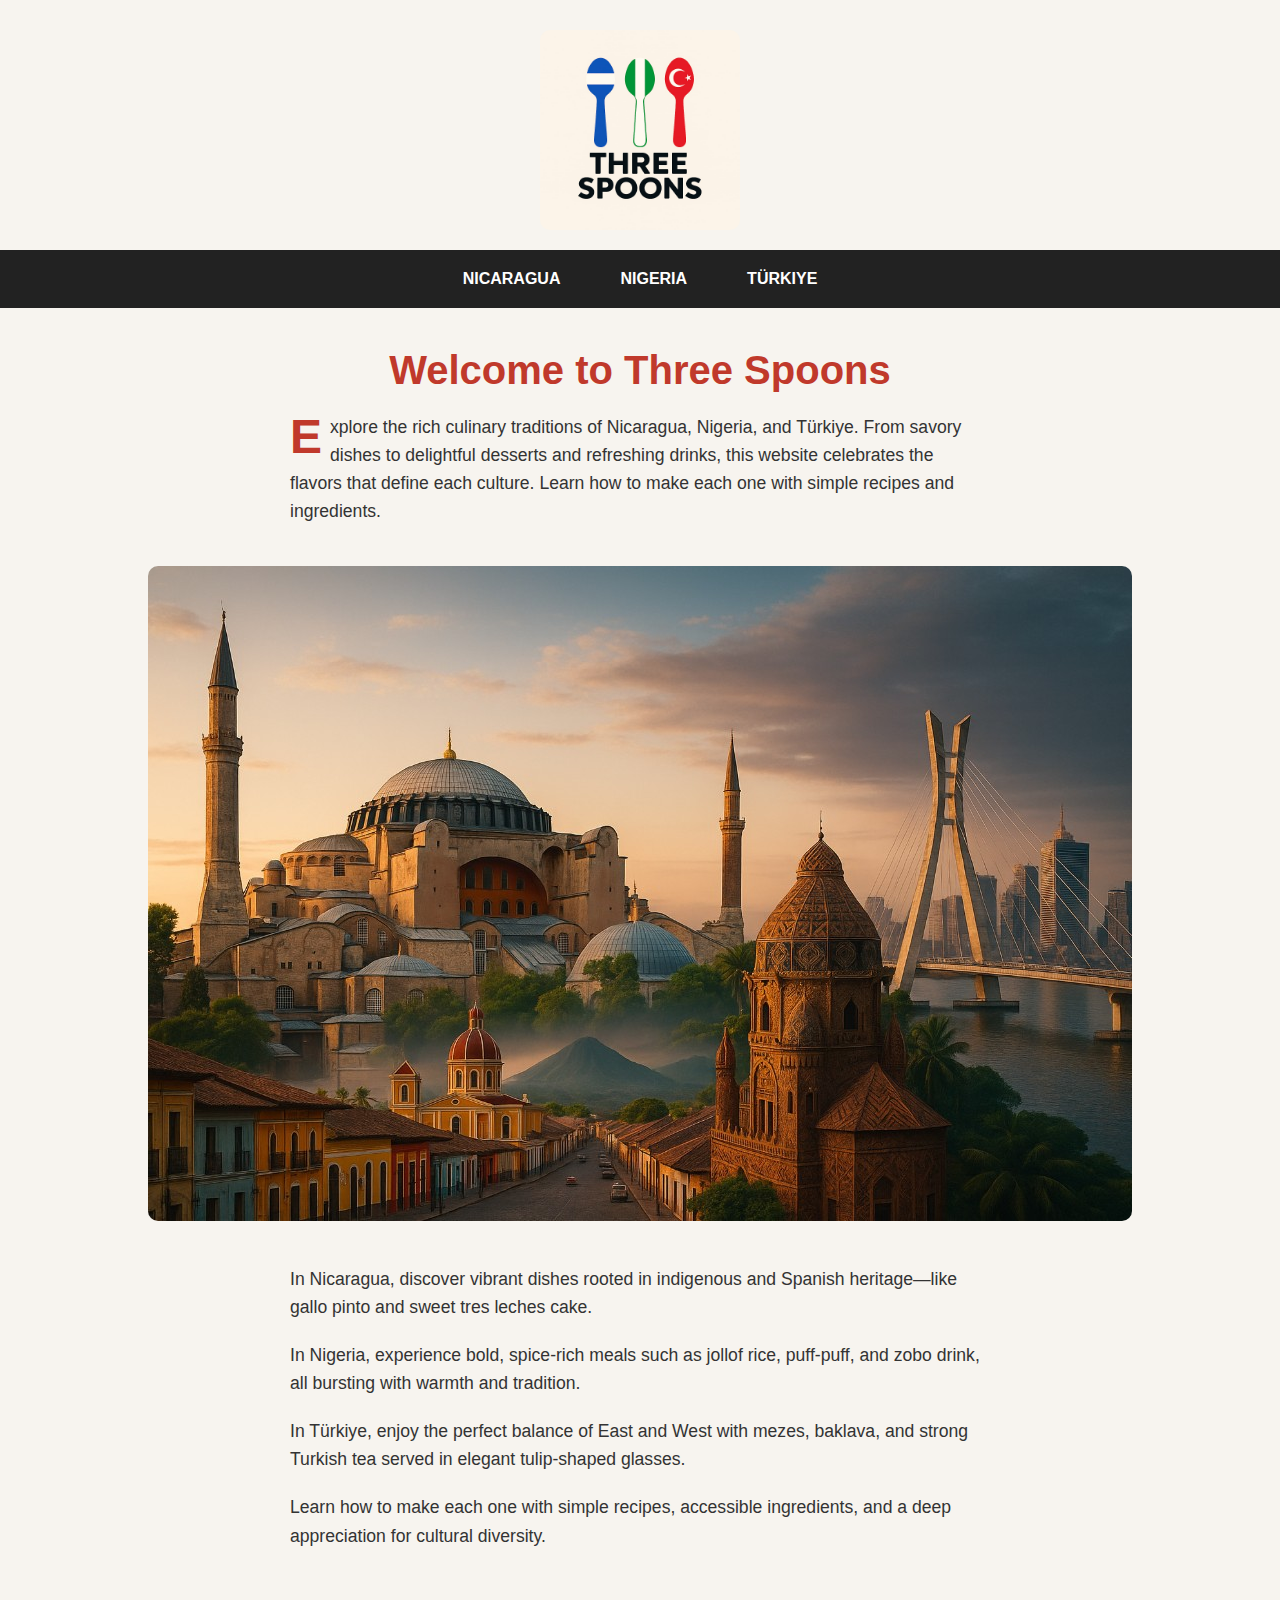
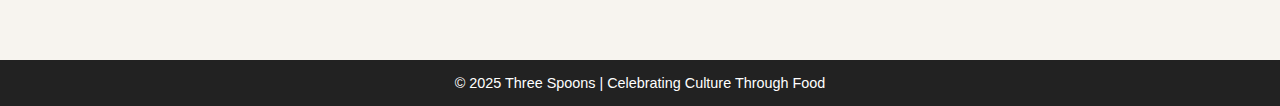
<file: index.html>
<!DOCTYPE html>
<html lang="en">
<head>
  <meta charset="UTF-8">
  <meta name="viewport" content="width=device-width, initial-scale=1.0">
  <title>Three Spoons</title>
  <link rel="stylesheet" href="style.css">
</head>
<body>
  <header>
    <img src="images/three-spoons.jpeg" alt="Three Spoons Logo" class="logo">
    <nav class="navbar">
      <ul class="menu">
        <li class="menu-item">
          Nicaragua
          <ul class="submenu">
            <li><a href="nicaragua-dish.html">Dish</a></li>
            <li><a href="nicaragua-dessert.html">Dessert</a></li>
            <li><a href="nicaragua-drink.html">Drink</a></li>
          </ul>
        </li>
        <li class="menu-item">
          Nigeria
          <ul class="submenu">
            <li><a href="nigeria-dish.html">Dish</a></li>
            <li><a href="nigeria-dessert.html">Dessert</a></li>
            <li><a href="nigeria-drink.html">Drink</a></li>
          </ul>
        </li>
        <li class="menu-item">
          Türkiye
          <ul class="submenu">
            <li><a href="tuerkiye-dish.html">Dish</a></li>
            <li><a href="tuerkiye-dessert.html">Dessert</a></li>
            <li><a href="tuerkiye-drink.html">Drink</a></li>
          </ul>
        </li>
      </ul>
    </nav>
  </header>

  <main class="homepage">
    <section class="intro">
      <h1>Welcome to Three Spoons</h1>
      <p>
        Explore the rich culinary traditions of Nicaragua, Nigeria, and Türkiye. 
        From savory dishes to delightful desserts and refreshing drinks, this website celebrates the flavors 
        that define each culture. Learn how to make each one with simple recipes and ingredients.
      </p>
      <img src="images/three-countries.jpg" alt="3 Countries Together" style="max-width: 100%; height: auto; border-radius: 10px; margin: 20px 0;">
      <p>In Nicaragua, discover vibrant dishes rooted in indigenous and Spanish heritage—like gallo pinto and sweet tres leches cake.</p>
      <p>In Nigeria, experience bold, spice-rich meals such as jollof rice, puff-puff, and zobo drink, all bursting with warmth and tradition.</p>
      <p>In Türkiye, enjoy the perfect balance of East and West with mezes, baklava, and strong Turkish tea served in elegant tulip-shaped glasses.</p>
      <p>Learn how to make each one with simple recipes, accessible ingredients, and a deep appreciation for cultural diversity.</p>
    </section>
  </main>

  <footer>
    <p>&copy; 2025 Three Spoons | Celebrating Culture Through Food</p>
  </footer>
</body>
</html>
</file>
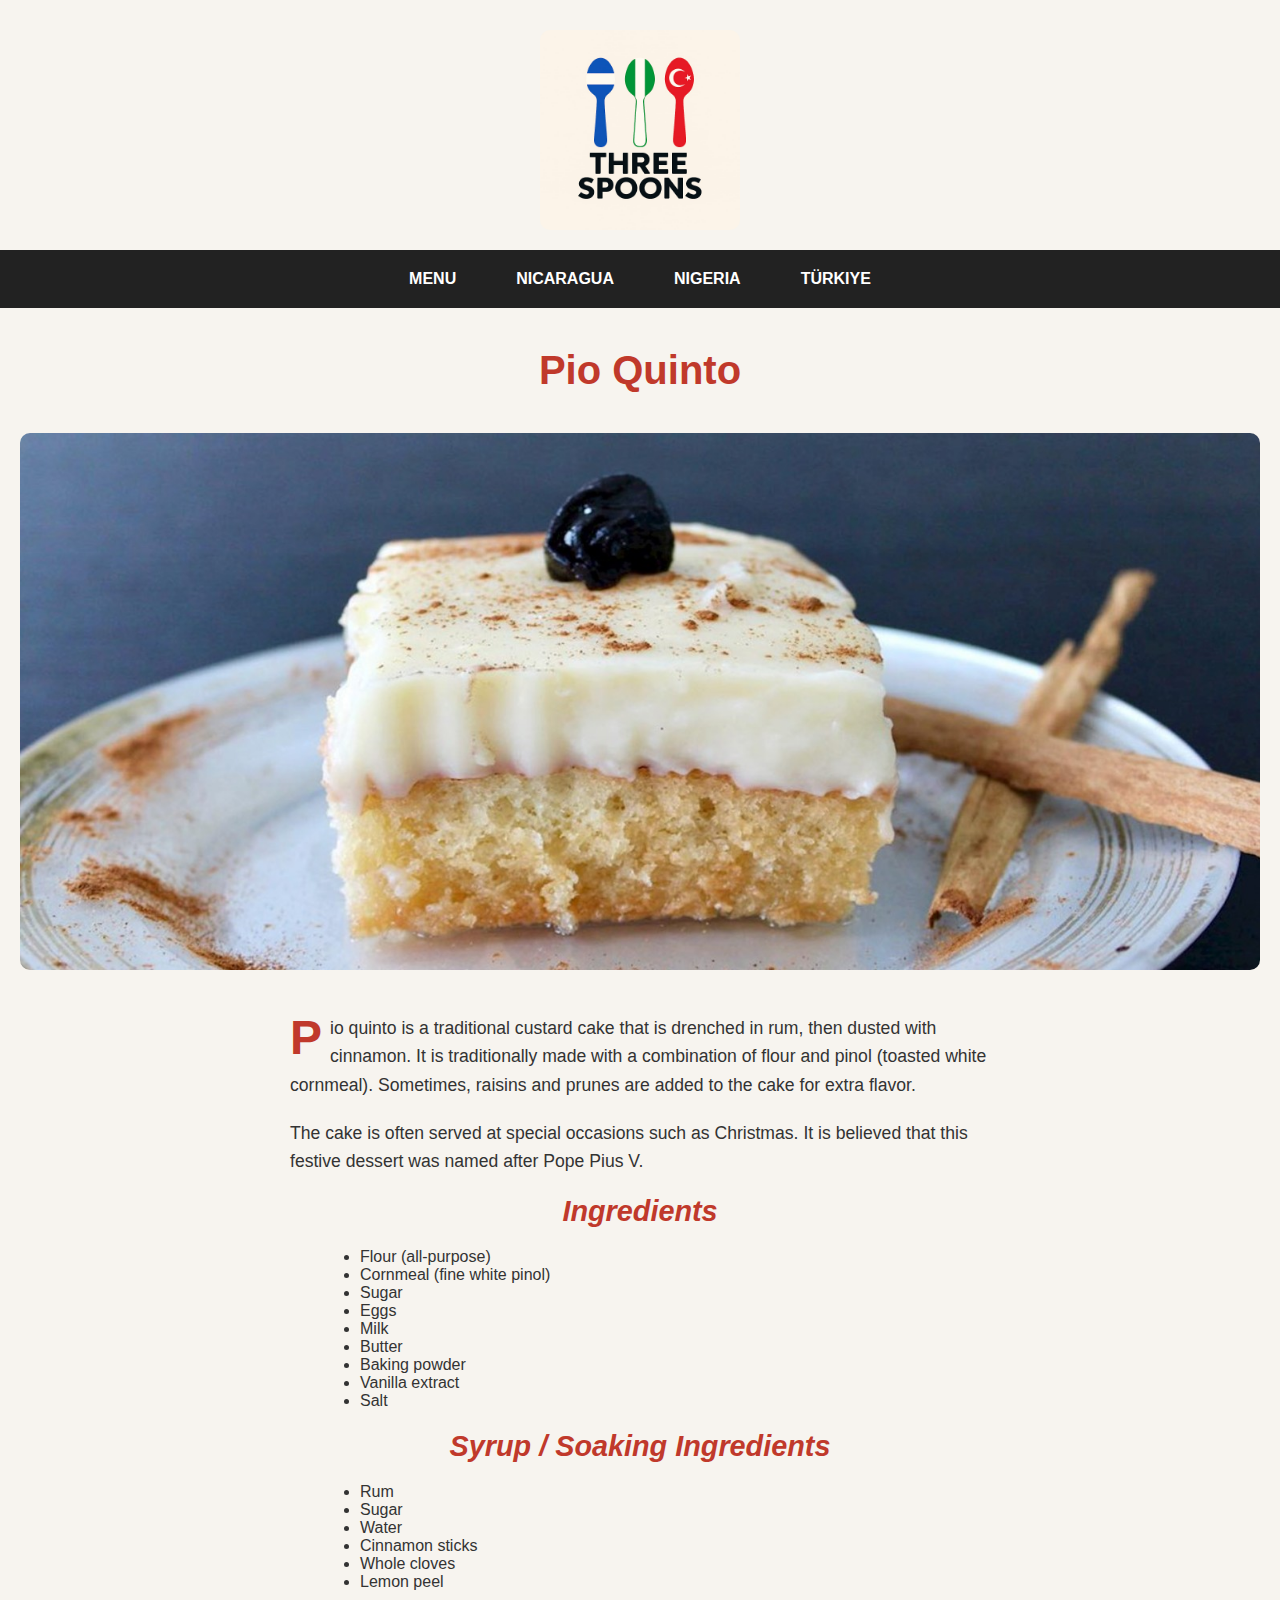
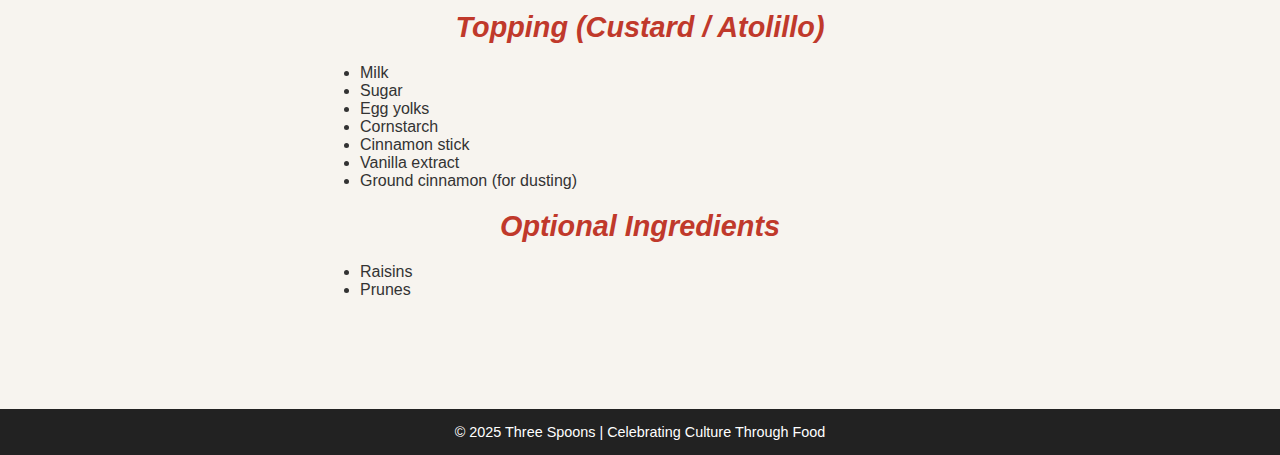
<file: nicaragua-dessert.html>
<!DOCTYPE html>
<html lang="en">
<head>
  <meta charset="UTF-8">
  <meta name="viewport" content="width=device-width, initial-scale=1.0">
  <title>Nicaragua - Pio Quinto</title>
  <link rel="stylesheet" href="style.css">
</head>
<body>
  <header>
    <a href="index.html">
      <img src="images/three-spoons.jpeg" alt="Three Spoons Logo" class="logo">
    </a>
    <nav class="navbar">
      <ul class="menu">
        <li class="menu-item">
          Menu
          <ul class="submenu">
            <li><a href="index.html">Homepage</a></li>
          </ul>
        </li>
        <li class="menu-item">
          Nicaragua
          <ul class="submenu">
            <li><a href="nicaragua-dish.html">Dish</a></li>
            <li><a href="nicaragua-dessert.html">Dessert</a></li>
            <li><a href="nicaragua-drink.html">Drink</a></li>
          </ul>
        </li>
        <li class="menu-item">
          Nigeria
          <ul class="submenu">
            <li><a href="nigeria-dish.html">Dish</a></li>
            <li><a href="nigeria-dessert.html">Dessert</a></li>
            <li><a href="nigeria-drink.html">Drink</a></li>
          </ul>
        </li>
        <li class="menu-item">
          Türkiye
          <ul class="submenu">
            <li><a href="tuerkiye-dish.html">Dish</a></li>
            <li><a href="tuerkiye-dessert.html">Dessert</a></li>
            <li><a href="tuerkiye-drink.html">Drink</a></li>
          </ul>
        </li>
      </ul>
    </nav>
  </header>

  <main class="homepage">
    <section class="intro">
      <h1>Pio Quinto</h1>
      <img src="images/nicaraguan-dessert.jpg" alt="Pio Quinto" style="max-width: 100%; height: auto; border-radius: 10px; margin: 20px 0;">
      <p>
        Pio quinto is a traditional custard cake that is drenched in rum, then dusted with cinnamon. It is traditionally made with a combination of flour and pinol (toasted white cornmeal). Sometimes, raisins and prunes are added to the cake for extra flavor.
      </p>
      <p>
        The cake is often served at special occasions such as Christmas. It is believed that this festive dessert was named after Pope Pius V.
      </p>

      <h2>Ingredients</h2>
      <ul style="list-style: disc; padding-left: 20px; max-width: 600px; margin: 0 auto 20px; text-align: left;">
        <li>Flour (all-purpose)</li>
        <li>Cornmeal (fine white pinol)</li>
        <li>Sugar</li>
        <li>Eggs</li>
        <li>Milk</li>
        <li>Butter</li>
        <li>Baking powder</li>
        <li>Vanilla extract</li>
        <li>Salt</li>
      </ul>

      <h2>Syrup / Soaking Ingredients</h2>
      <ul style="list-style: disc; padding-left: 20px; max-width: 600px; margin: 0 auto 20px; text-align: left;">
        <li>Rum</li>
        <li>Sugar</li>
        <li>Water</li>
        <li>Cinnamon sticks</li>
        <li>Whole cloves</li>
        <li>Lemon peel</li>
      </ul>

      <h2>Topping (Custard / Atolillo)</h2>
      <ul style="list-style: disc; padding-left: 20px; max-width: 600px; margin: 0 auto 20px; text-align: left;">
        <li>Milk</li>
        <li>Sugar</li>
        <li>Egg yolks</li>
        <li>Cornstarch</li>
        <li>Cinnamon stick</li>
        <li>Vanilla extract</li>
        <li>Ground cinnamon (for dusting)</li>
      </ul>

      <h2>Optional Ingredients</h2>
      <ul style="list-style: disc; padding-left: 20px; max-width: 600px; margin: 0 auto 20px; text-align: left;">
        <li>Raisins</li>
        <li>Prunes</li>
      </ul>
    </section>
  </main>

  <footer>
    <p>&copy; 2025 Three Spoons | Celebrating Culture Through Food</p>
  </footer>
</body>
</html>
</file>
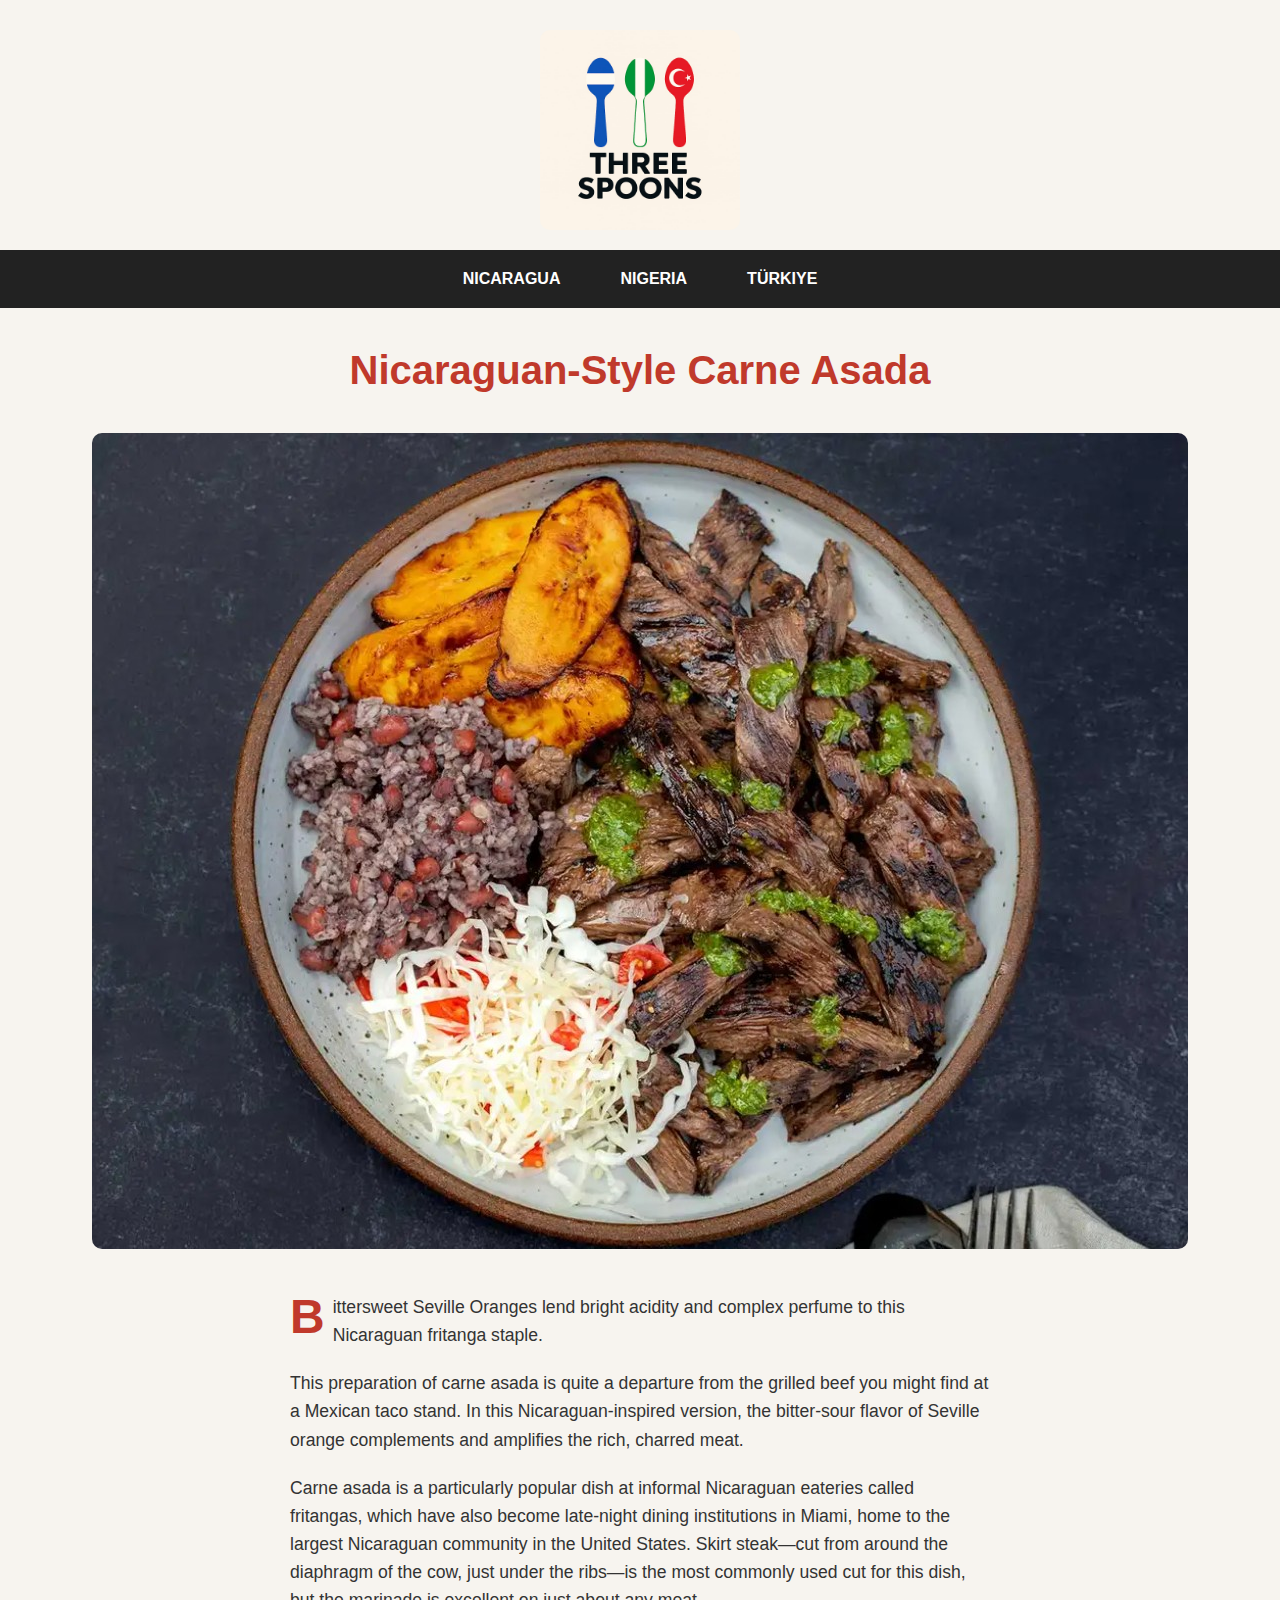
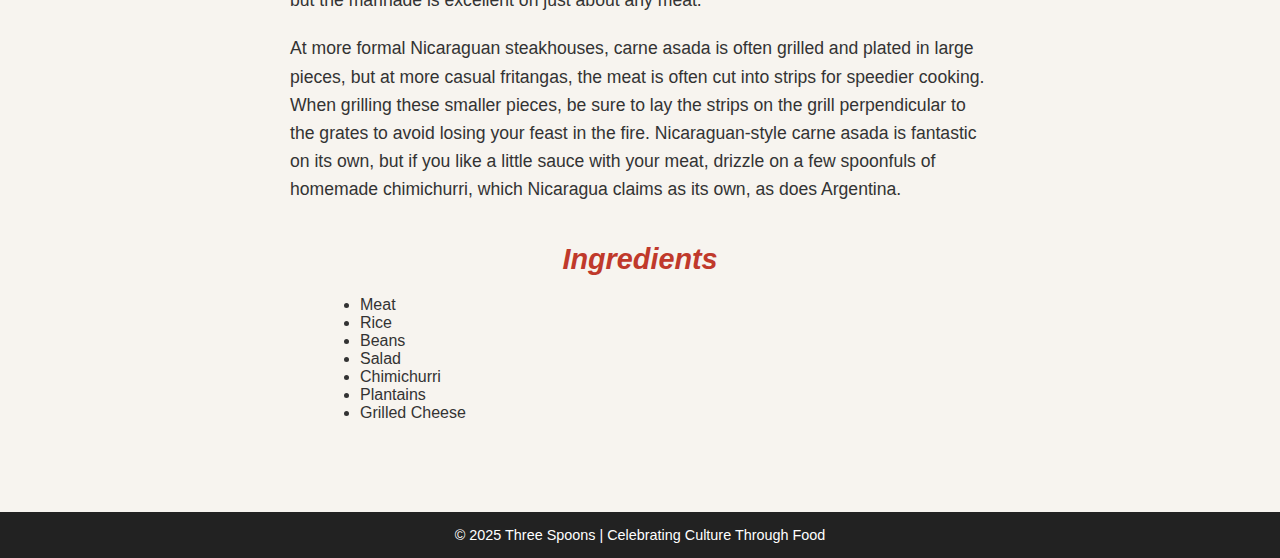
<file: nicaragua-dish.html>
<!DOCTYPE html>
<html lang="en">
<head>
  <meta charset="UTF-8">
  <meta name="viewport" content="width=device-width, initial-scale=1.0">
  <title>Nicaragua - Carne Asada</title>
  <link rel="stylesheet" href="style.css">
</head>
<body>
  <header>
    <a href="index.html">
    <img src="images/three-spoons.jpeg" alt="Three Spoons Logo" class="logo">
    </a>
    <nav class="navbar">
      <ul class="menu">
        <li class="menu-item">
          Nicaragua
          <ul class="submenu">
            <li><a href="nicaragua-dish.html">Dish</a></li>
            <li><a href="nicaragua-dessert.html">Dessert</a></li>
            <li><a href="nicaragua-drink.html">Drink</a></li>
          </ul>
        </li>
        <li class="menu-item">
          Nigeria
          <ul class="submenu">
            <li><a href="nigeria-dish.html">Dish</a></li>
            <li><a href="nigeria-dessert.html">Dessert</a></li>
            <li><a href="nigeria-drink.html">Drink</a></li>
          </ul>
        </li>
        <li class="menu-item">
          Türkiye
          <ul class="submenu">
            <li><a href="tuerkiye-dish.html">Dish</a></li>
            <li><a href="tuerkiye-dessert.html">Dessert</a></li>
            <li><a href="tuerkiye-drink.html">Drink</a></li>
          </ul>
        </li>
      </ul>
    </nav>
  </header>

  <main class="homepage">
    <section class="intro">
      <h1>Nicaraguan-Style Carne Asada</h1>
      <img src="images/carne-asada.jpg" alt="Carne Asada" style="max-width: 100%; height: auto; border-radius: 10px; margin: 20px 0;">
      <p>
        Bittersweet Seville Oranges lend bright acidity and complex perfume to this Nicaraguan fritanga staple.
      </p>
      <p>
        This preparation of carne asada is quite a departure from the grilled beef you might find at a Mexican taco stand. In this Nicaraguan-inspired version, the bitter-sour flavor of Seville orange complements and amplifies the rich, charred meat.
      </p>
      <p>
        Carne asada is a particularly popular dish at informal Nicaraguan eateries called fritangas, which have also become late-night dining institutions in Miami, home to the largest Nicaraguan community in the United States. Skirt steak—cut from around the diaphragm of the cow, just under the ribs—is the most commonly used cut for this dish, but the marinade is excellent on just about any meat.
      </p>
      <p>
        At more formal Nicaraguan steakhouses, carne asada is often grilled and plated in large pieces, but at more casual fritangas, the meat is often cut into strips for speedier cooking. When grilling these smaller pieces, be sure to lay the strips on the grill perpendicular to the grates to avoid losing your feast in the fire. Nicaraguan-style carne asada is fantastic on its own, but if you like a little sauce with your meat, drizzle on a few spoonfuls of homemade chimichurri, which Nicaragua claims as its own, as does Argentina.
      </p>

      <h2 style="margin-top: 40px; color: #c0392b;">Ingredients</h2>
      <ul style="list-style: disc; padding-left: 20px; max-width: 600px; margin: 0 auto; text-align: left;">
        <li>Meat</li>
        <li>Rice</li>
        <li>Beans</li>
        <li>Salad</li>
        <li>Chimichurri</li>
        <li>Plantains</li>
        <li>Grilled Cheese</li>
      </ul>
    </section>
  </main>

  <footer>
    <p>&copy; 2025 Three Spoons | Celebrating Culture Through Food</p>
  </footer>
</body>
</html>
</file>
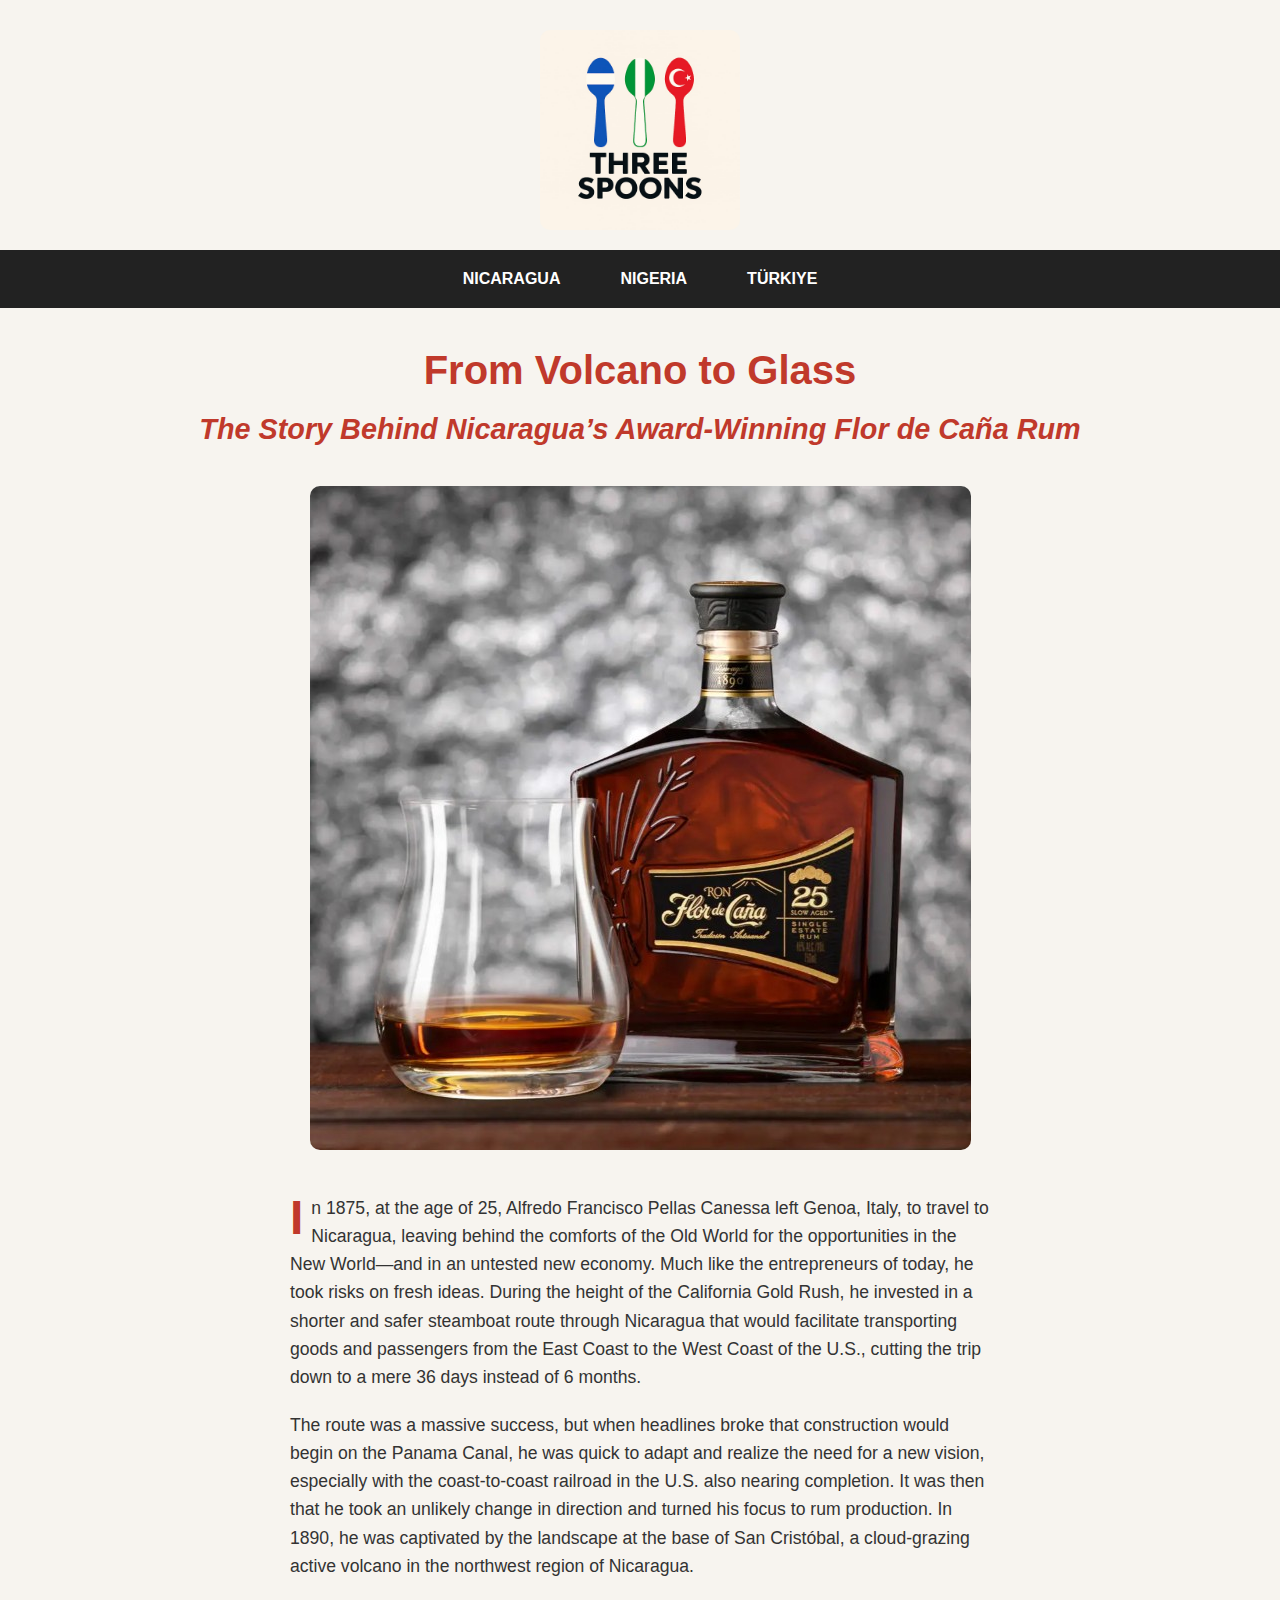
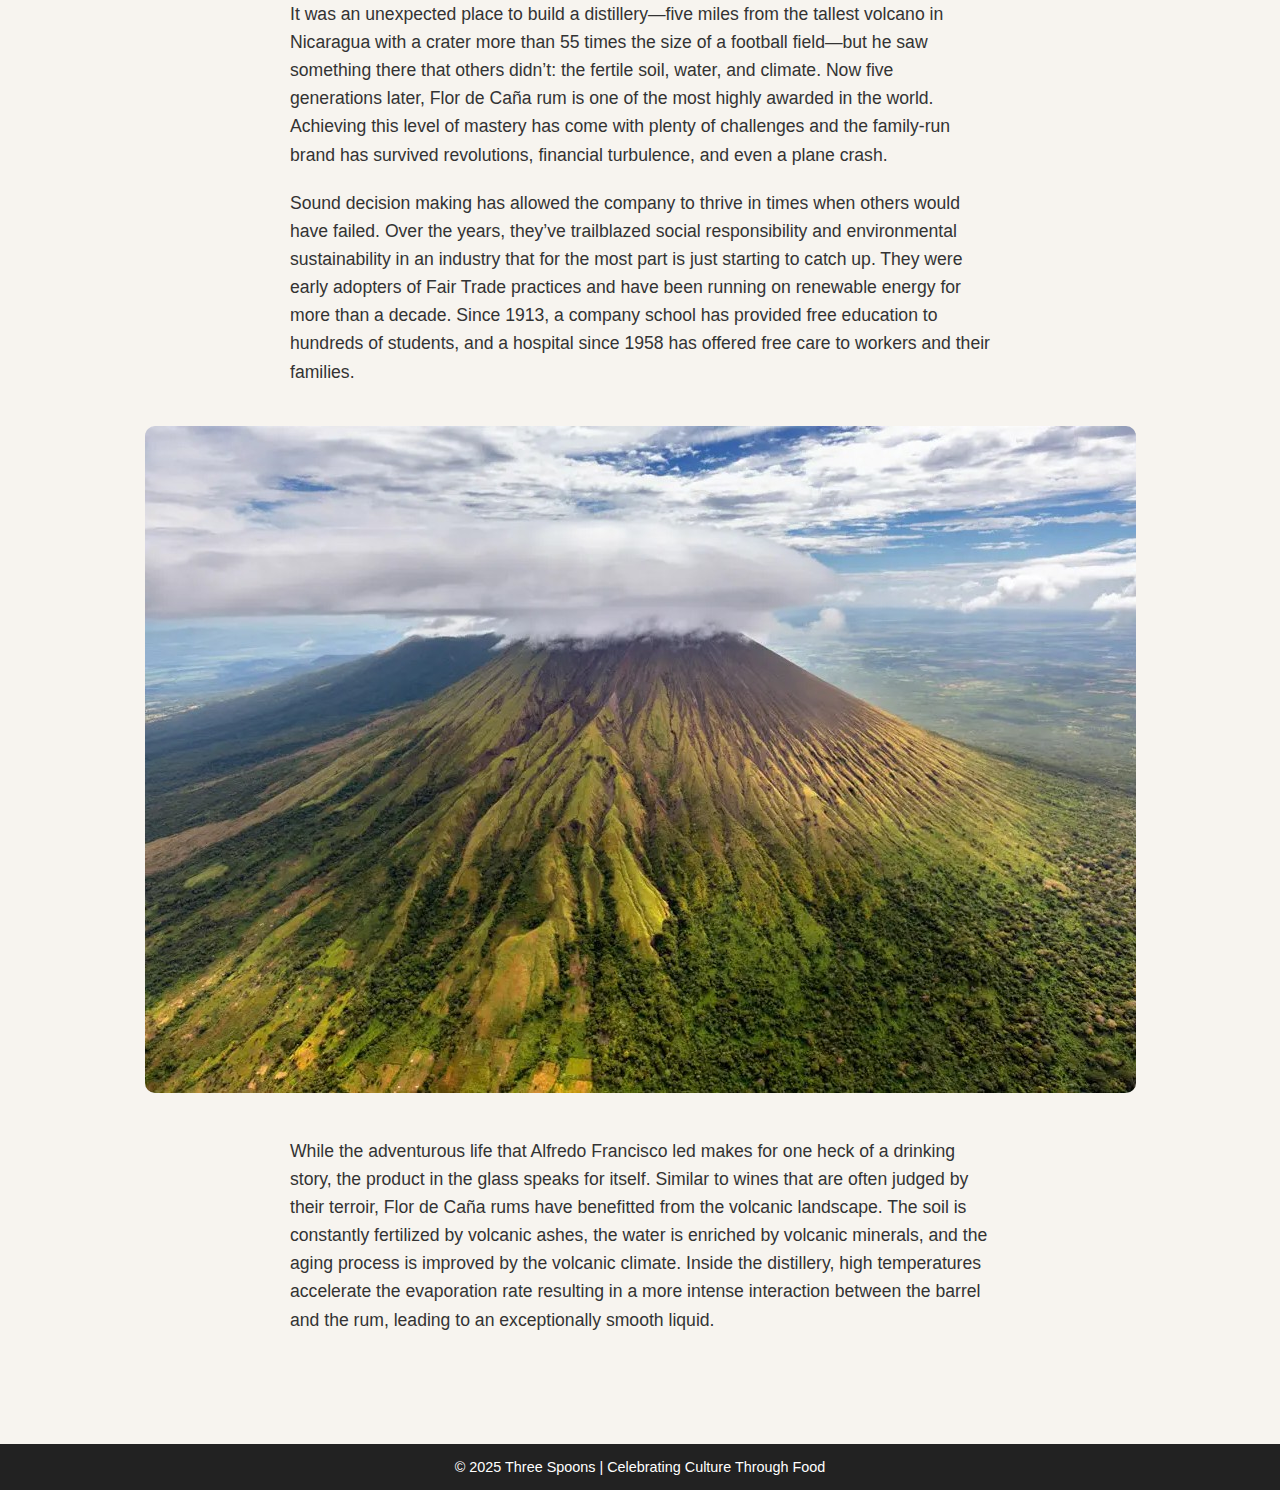
<file: nicaragua-drink.html>
<!DOCTYPE html>
<html lang="en">
<head>
  <meta charset="UTF-8">
  <meta name="viewport" content="width=device-width, initial-scale=1.0">
  <title>Nicaragua - Flor de Caa Rum</title>
  <link rel="stylesheet" href="style.css">
</head>
<body>
  <header>
    <a href="index.html">
      <img src="images/three-spoons.jpeg" alt="Three Spoons Logo" class="logo">
    </a>
    <nav class="navbar">
      <ul class="menu">
        <li class="menu-item">
          Nicaragua
          <ul class="submenu">
            <li><a href="nicaragua-dish.html">Dish</a></li>
            <li><a href="nicaragua-dessert.html">Dessert</a></li>
            <li><a href="nicaragua-drink.html">Drink</a></li>
          </ul>
        </li>
        <li class="menu-item">
          Nigeria
          <ul class="submenu">
            <li><a href="nigeria-dish.html">Dish</a></li>
            <li><a href="nigeria-dessert.html">Dessert</a></li>
            <li><a href="nigeria-drink.html">Drink</a></li>
          </ul>
        </li>
        <li class="menu-item">
          Türkiye
          <ul class="submenu">
            <li><a href="tuerkiye-dish.html">Dish</a></li>
            <li><a href="tuerkiye-dessert.html">Dessert</a></li>
            <li><a href="tuerkiye-drink.html">Drink</a></li>
          </ul>
        </li>
      </ul>
    </nav>
  </header>

  <main class="homepage">
    <section class="intro">
      <h1>From Volcano to Glass</h1>
      <h2>The Story Behind Nicaragua’s Award-Winning Flor de Caña Rum</h2>
      <img src="images/nicaraguan-rum.jpg" alt="Flor de Caña Rum" style="max-width: 100%; height: auto; border-radius: 10px; margin: 20px 0;">

      <p>
        In 1875, at the age of 25, Alfredo Francisco Pellas Canessa left Genoa, Italy, to travel to Nicaragua, leaving behind the comforts of the Old World for the opportunities in the New World—and in an untested new economy. Much like the entrepreneurs of today, he took risks on fresh ideas. During the height of the California Gold Rush, he invested in a shorter and safer steamboat route through Nicaragua that would facilitate transporting goods and passengers from the East Coast to the West Coast of the U.S., cutting the trip down to a mere 36 days instead of 6 months.
      </p>

      <p>
        The route was a massive success, but when headlines broke that construction would begin on the Panama Canal, he was quick to adapt and realize the need for a new vision, especially with the coast-to-coast railroad in the U.S. also nearing completion. It was then that he took an unlikely change in direction and turned his focus to rum production. In 1890, he was captivated by the landscape at the base of San Cristóbal, a cloud-grazing active volcano in the northwest region of Nicaragua.
      </p>

      <p>
        It was an unexpected place to build a distillery—five miles from the tallest volcano in Nicaragua with a crater more than 55 times the size of a football field—but he saw something there that others didn’t: the fertile soil, water, and climate. Now five generations later, Flor de Caña rum is one of the most highly awarded in the world. Achieving this level of mastery has come with plenty of challenges and the family-run brand has survived revolutions, financial turbulence, and even a plane crash.
      </p>

      <p>
        Sound decision making has allowed the company to thrive in times when others would have failed. Over the years, they’ve trailblazed social responsibility and environmental sustainability in an industry that for the most part is just starting to catch up. They were early adopters of Fair Trade practices and have been running on renewable energy for more than a decade. Since 1913, a company school has provided free education to hundreds of students, and a hospital since 1958 has offered free care to workers and their families.
      </p>

      <img src="images/nicaraguan-volcano.jpg" alt="Nicaraguan Volcano" style="max-width: 100%; height: auto; border-radius: 10px; margin: 20px 0;">

      <p>
        While the adventurous life that Alfredo Francisco led makes for one heck of a drinking story, the product in the glass speaks for itself. Similar to wines that are often judged by their terroir, Flor de Caña rums have benefitted from the volcanic landscape. The soil is constantly fertilized by volcanic ashes, the water is enriched by volcanic minerals, and the aging process is improved by the volcanic climate. Inside the distillery, high temperatures accelerate the evaporation rate resulting in a more intense interaction between the barrel and the rum, leading to an exceptionally smooth liquid.
      </p>
    </section>
  </main>

  <footer>
    <p>&copy; 2025 Three Spoons | Celebrating Culture Through Food</p>
  </footer>
</body>
</html>
</file>
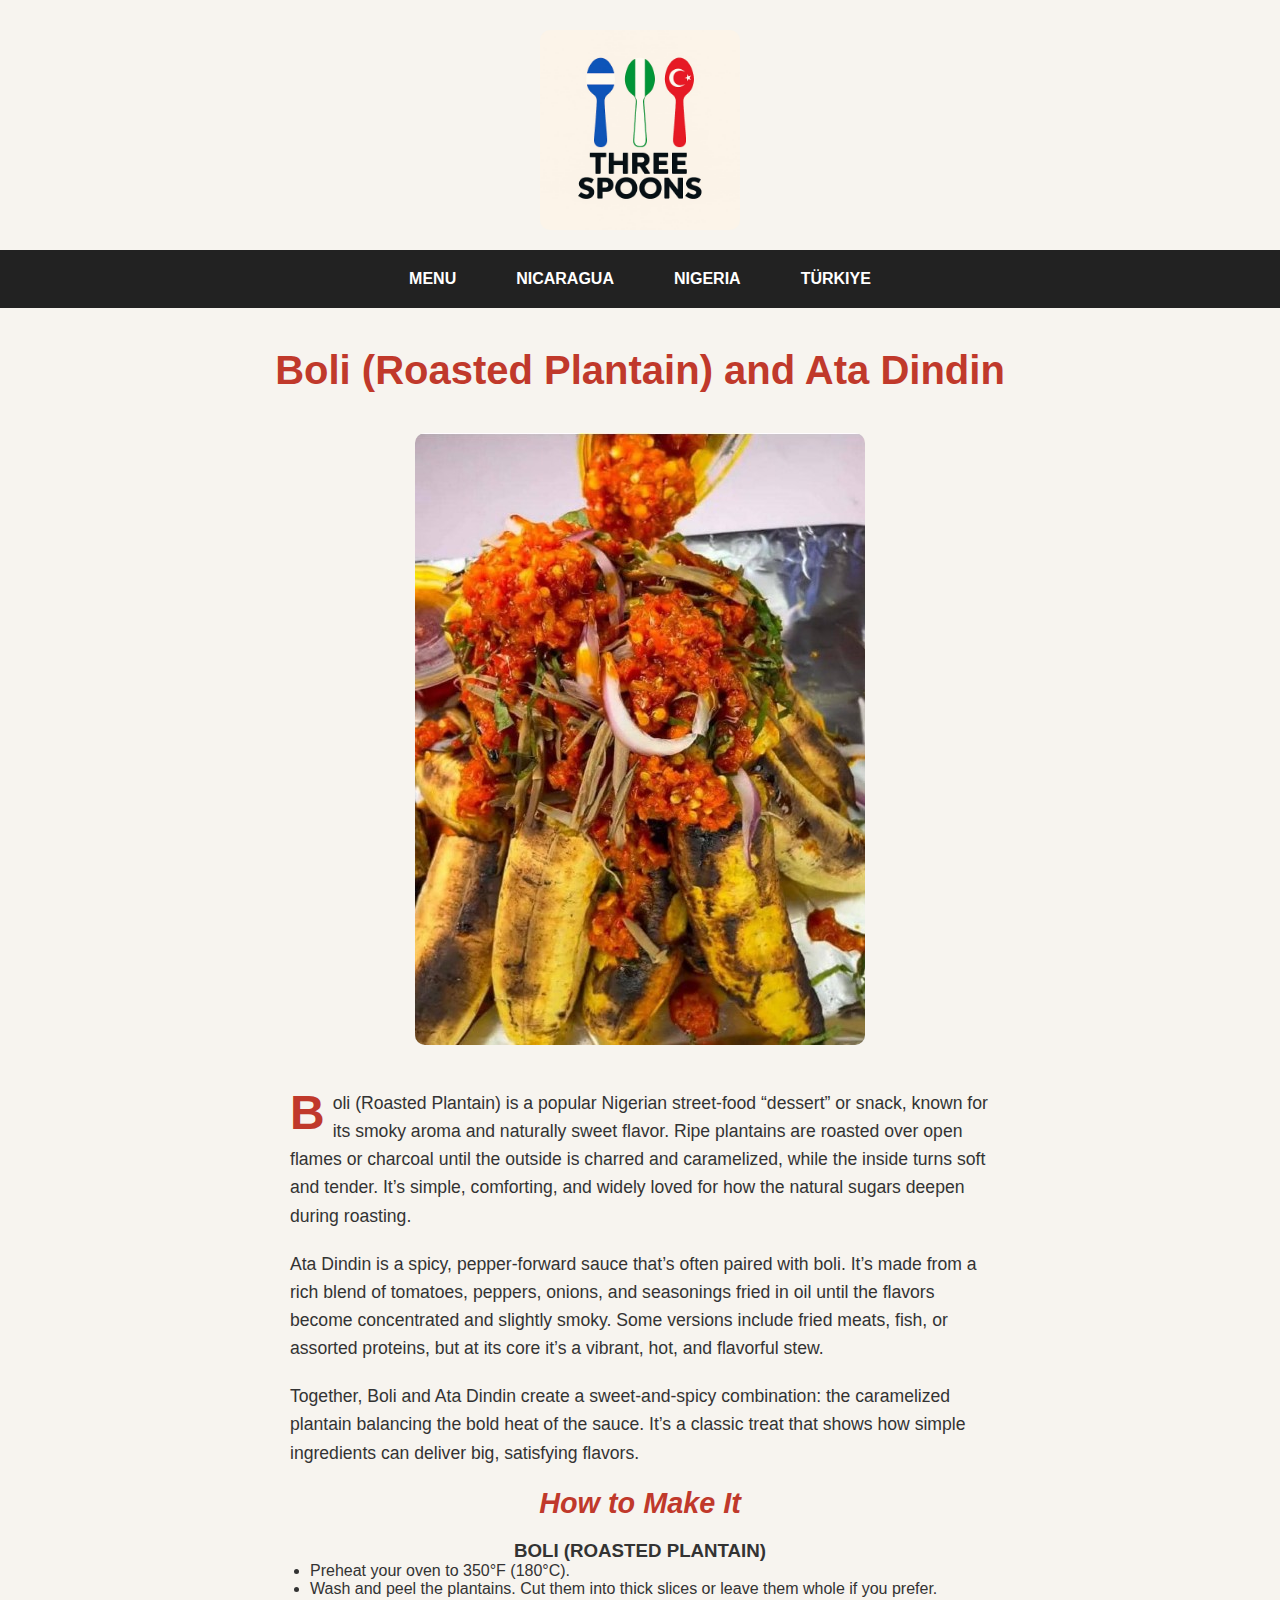
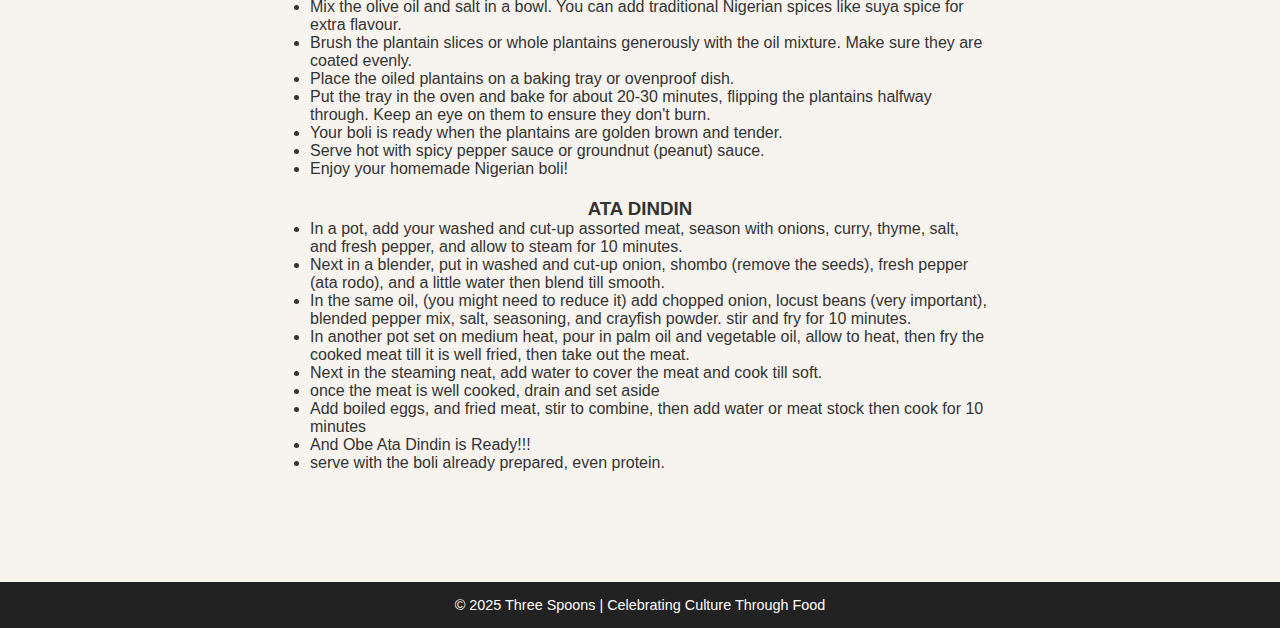
<file: nigeria-dessert.html>
<!DOCTYPE html>
<html lang="en">
<head>
  <meta charset="UTF-8">
  <meta name="viewport" content="width=device-width, initial-scale=1.0">
  <title>Nigeria - Boli and Ata Dindin</title>
  <link rel="stylesheet" href="style.css">
</head>
<body>
  <header>
    <a href="index.html">
      <img src="images/three-spoons.jpeg" alt="Three Spoons Logo" class="logo">
    </a>
    <nav class="navbar">
      <ul class="menu">
        <li class="menu-item">
          Menu
          <ul class="submenu">
            <li><a href="index.html">Homepage</a></li>
          </ul>
        </li>
        <li class="menu-item">
          Nicaragua
          <ul class="submenu">
            <li><a href="nicaragua-dish.html">Dish</a></li>
            <li><a href="nicaragua-dessert.html">Dessert</a></li>
            <li><a href="nicaragua-drink.html">Drink</a></li>
          </ul>
        </li>
        <li class="menu-item">
          Nigeria
          <ul class="submenu">
            <li><a href="nigeria-dish.html">Dish</a></li>
            <li><a href="nigeria-dessert.html">Dessert</a></li>
            <li><a href="nigeria-drink.html">Drink</a></li>
          </ul>
        </li>
        <li class="menu-item">
          Türkiye
          <ul class="submenu">
            <li><a href="tuerkiye-dish.html">Dish</a></li>
            <li><a href="tuerkiye-dessert.html">Dessert</a></li>
            <li><a href="tuerkiye-drink.html">Drink</a></li>
          </ul>
        </li>
      </ul>
    </nav>
  </header>

  <main class="homepage">
    <section class="intro">
      <h1>Boli (Roasted Plantain) and Ata Dindin</h1>
      <img src="images/nigerian-dessert.jpg" alt="Boli and Ata Dindin" style="max-width: 100%; height: auto; border-radius: 10px; margin: 20px 0;">

      <p>Boli (Roasted Plantain) is a popular Nigerian street-food “dessert” or snack, known for its smoky aroma and naturally sweet flavor. Ripe plantains are roasted over open flames or charcoal until the outside is charred and caramelized, while the inside turns soft and tender. It’s simple, comforting, and widely loved for how the natural sugars deepen during roasting.</p>

      <p>Ata Dindin is a spicy, pepper-forward sauce that’s often paired with boli. It’s made from a rich blend of tomatoes, peppers, onions, and seasonings fried in oil until the flavors become concentrated and slightly smoky. Some versions include fried meats, fish, or assorted proteins, but at its core it’s a vibrant, hot, and flavorful stew.</p>

      <p>Together, Boli and Ata Dindin create a sweet-and-spicy combination: the caramelized plantain balancing the bold heat of the sauce. It’s a classic treat that shows how simple ingredients can deliver big, satisfying flavors.</p>

      <h2>How to Make It</h2>

      <h3>BOLI (ROASTED PLANTAIN)</h3>
      <ul style="list-style: disc; padding-left: 20px; max-width: 700px; margin: 0 auto 20px; text-align: left;">  
        <li>Preheat your oven to 350°F (180°C).</li>
        <li>Wash and peel the plantains. Cut them into thick slices or leave them whole if you prefer.</li>
        <li>Mix the olive oil and salt in a bowl. You can add traditional Nigerian spices like suya spice for extra flavour.</li>
        <li>Brush the plantain slices or whole plantains generously with the oil mixture. Make sure they are coated evenly.</li>
        <li>Place the oiled plantains on a baking tray or ovenproof dish.</li>
        <li>Put the tray in the oven and bake for about 20-30 minutes, flipping the plantains halfway through. Keep an eye on them to ensure they don't burn.</li>
        <li>Your boli is ready when the plantains are golden brown and tender.</li>
        <li>Serve hot with spicy pepper sauce or groundnut (peanut) sauce.</li>
        <li>Enjoy your homemade Nigerian boli!</li>
      </ul>

      <h3>ATA DINDIN</h3>
      <ul style="list-style: disc; padding-left: 20px; max-width: 700px; margin: 0 auto 20px; text-align: left;">  
        <li>In a pot, add your washed and cut-up assorted meat, season with onions, curry, thyme, salt, and fresh pepper, and allow to steam for 10 minutes.</li>
        <li>Next in a blender, put in washed and cut-up onion, shombo (remove the seeds), fresh pepper (ata rodo), and a little water then blend till smooth.</li>
        <li>In the same oil, (you might need to reduce it) add chopped onion, locust beans (very important), blended pepper mix, salt, seasoning, and crayfish powder. stir and fry for 10 minutes.</li>
        <li>In another pot set on medium heat, pour in palm oil and vegetable oil, allow to heat, then fry the cooked meat till it is well fried, then take out the meat.</li>
        <li>Next in the steaming neat, add water to cover the meat and cook till soft.</li>
        <li>once the meat is well cooked, drain and set aside</li>
        <li>Add boiled eggs, and fried meat, stir to combine, then add water or meat stock then cook for 10 minutes</li>
        <li>And Obe Ata Dindin is Ready!!!</li>
        <li>serve with the boli already prepared, even protein.</li>
      </ul>
    </section>
  </main>

  <footer>
    <p>&copy; 2025 Three Spoons | Celebrating Culture Through Food</p>
  </footer>
</body>
</html>
</file>
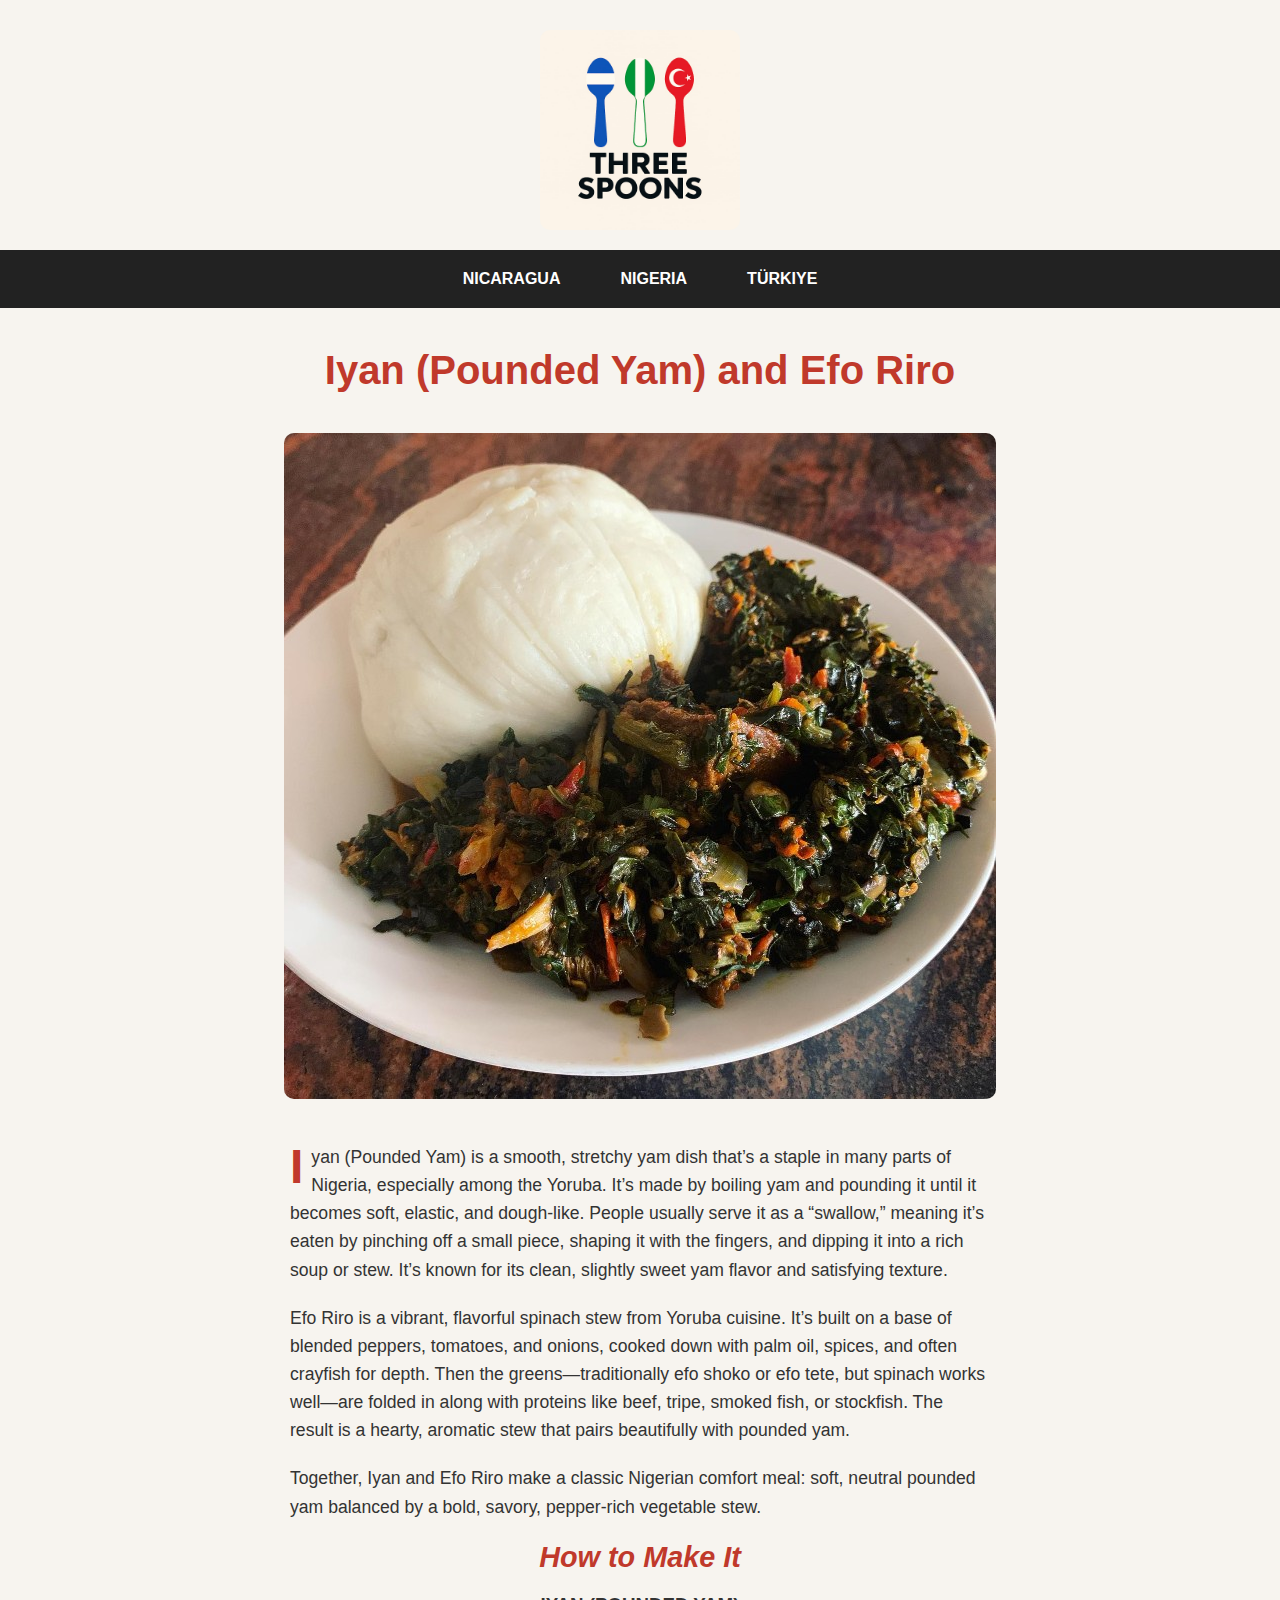
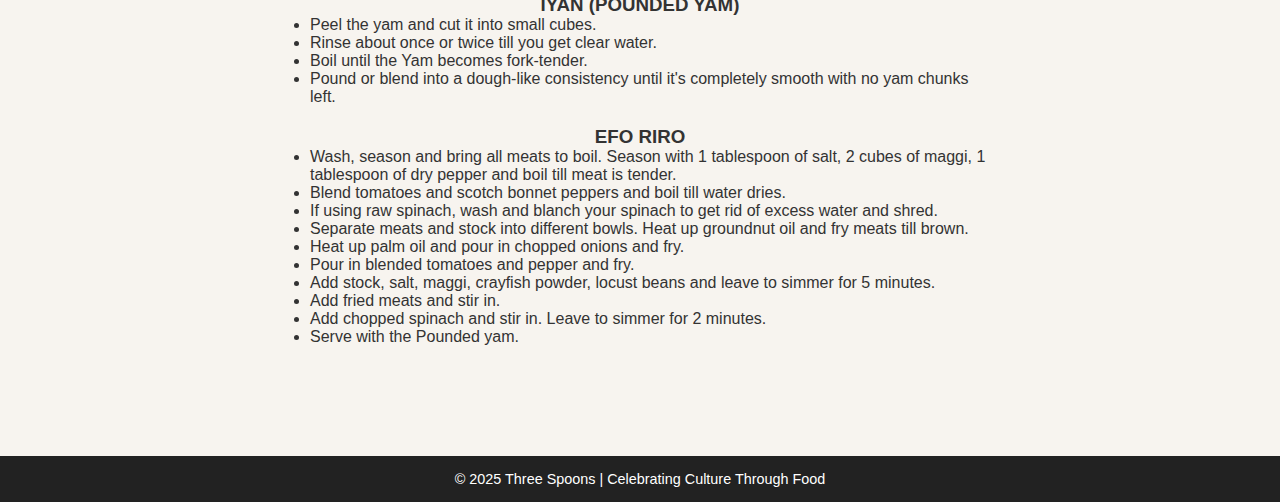
<file: nigeria-dish.html>
<!DOCTYPE html>
<html lang="en">
<head>
  <meta charset="UTF-8">
  <meta name="viewport" content="width=device-width, initial-scale=1.0">
  <title>Nigeria - Iyan and Efo Riro</title>
  <link rel="stylesheet" href="style.css">
</head>
<body>
  <header>
    <a href="index.html">
      <img src="images/three-spoons.jpeg" alt="Three Spoons Logo" class="logo">
    </a>
    <nav class="navbar">
      <ul class="menu">
        <li class="menu-item">
          Nicaragua
          <ul class="submenu">
            <li><a href="nicaragua-dish.html">Dish</a></li>
            <li><a href="nicaragua-dessert.html">Dessert</a></li>
            <li><a href="nicaragua-drink.html">Drink</a></li>
          </ul>
        </li>
        <li class="menu-item">
          Nigeria
          <ul class="submenu">
            <li><a href="nigeria-dish.html">Dish</a></li>
            <li><a href="nigeria-dessert.html">Dessert</a></li>
            <li><a href="nigeria-drink.html">Drink</a></li>
          </ul>
        </li>
        <li class="menu-item">
          Türkiye
          <ul class="submenu">
            <li><a href="tuerkiye-dish.html">Dish</a></li>
            <li><a href="tuerkiye-dessert.html">Dessert</a></li>
            <li><a href="tuerkiye-drink.html">Drink</a></li>
          </ul>
        </li>
      </ul>
    </nav>
  </header>

  <main class="homepage">
    <section class="intro">
      <h1>Iyan (Pounded Yam) and Efo Riro</h1>
      <img src="images/nigerian-dish.jpg" alt="Iyan and Efo Riro" style="max-width: 100%; height: auto; border-radius: 10px; margin: 20px 0;">
      <p>
        Iyan (Pounded Yam) is a smooth, stretchy yam dish that’s a staple in many parts of Nigeria, especially among the Yoruba. It’s made by boiling yam and pounding it until it becomes soft, elastic, and dough-like. People usually serve it as a “swallow,” meaning it’s eaten by pinching off a small piece, shaping it with the fingers, and dipping it into a rich soup or stew. It’s known for its clean, slightly sweet yam flavor and satisfying texture.
      </p>
      <p>
        Efo Riro is a vibrant, flavorful spinach stew from Yoruba cuisine. It’s built on a base of blended peppers, tomatoes, and onions, cooked down with palm oil, spices, and often crayfish for depth. Then the greens—traditionally efo shoko or efo tete, but spinach works well—are folded in along with proteins like beef, tripe, smoked fish, or stockfish. The result is a hearty, aromatic stew that pairs beautifully with pounded yam.
      </p>
      <p>
        Together, Iyan and Efo Riro make a classic Nigerian comfort meal: soft, neutral pounded yam balanced by a bold, savory, pepper-rich vegetable stew.
      </p>

      <h2>How to Make It</h2>

      <h3>IYAN (POUNDED YAM)</h3>
      <ul style="list-style: disc; padding-left: 20px; max-width: 700px; margin: 0 auto 20px; text-align: left;">
        <li>Peel the yam and cut it into small cubes.</li>
        <li>Rinse about once or twice till you get clear water.</li>
        <li>Boil until the Yam becomes fork-tender.</li>
        <li>Pound or blend into a dough-like consistency until it's completely smooth with no yam chunks left.</li>
      </ul>

      <h3>EFO RIRO</h3>
      <ul style="list-style: disc; padding-left: 20px; max-width: 700px; margin: 0 auto 20px; text-align: left;">
        <li>Wash, season and bring all meats to boil. Season with 1 tablespoon of salt, 2 cubes of maggi, 1 tablespoon of dry pepper and boil till meat is tender.</li>
        <li>Blend tomatoes and scotch bonnet peppers and boil till water dries.</li>
        <li>If using raw spinach, wash and blanch your spinach to get rid of excess water and shred.</li>
        <li>Separate meats and stock into different bowls. Heat up groundnut oil and fry meats till brown.</li>
        <li>Heat up palm oil and pour in chopped onions and fry.</li>
        <li>Pour in blended tomatoes and pepper and fry.</li>
        <li>Add stock, salt, maggi, crayfish powder, locust beans and leave to simmer for 5 minutes.</li>
        <li>Add fried meats and stir in.</li>
        <li>Add chopped spinach and stir in. Leave to simmer for 2 minutes.</li>
        <li>Serve with the Pounded yam.</li>
      </ul>
    </section>
  </main>

  <footer>
    <p>&copy; 2025 Three Spoons | Celebrating Culture Through Food</p>
  </footer>
</body>
</html>
</file>
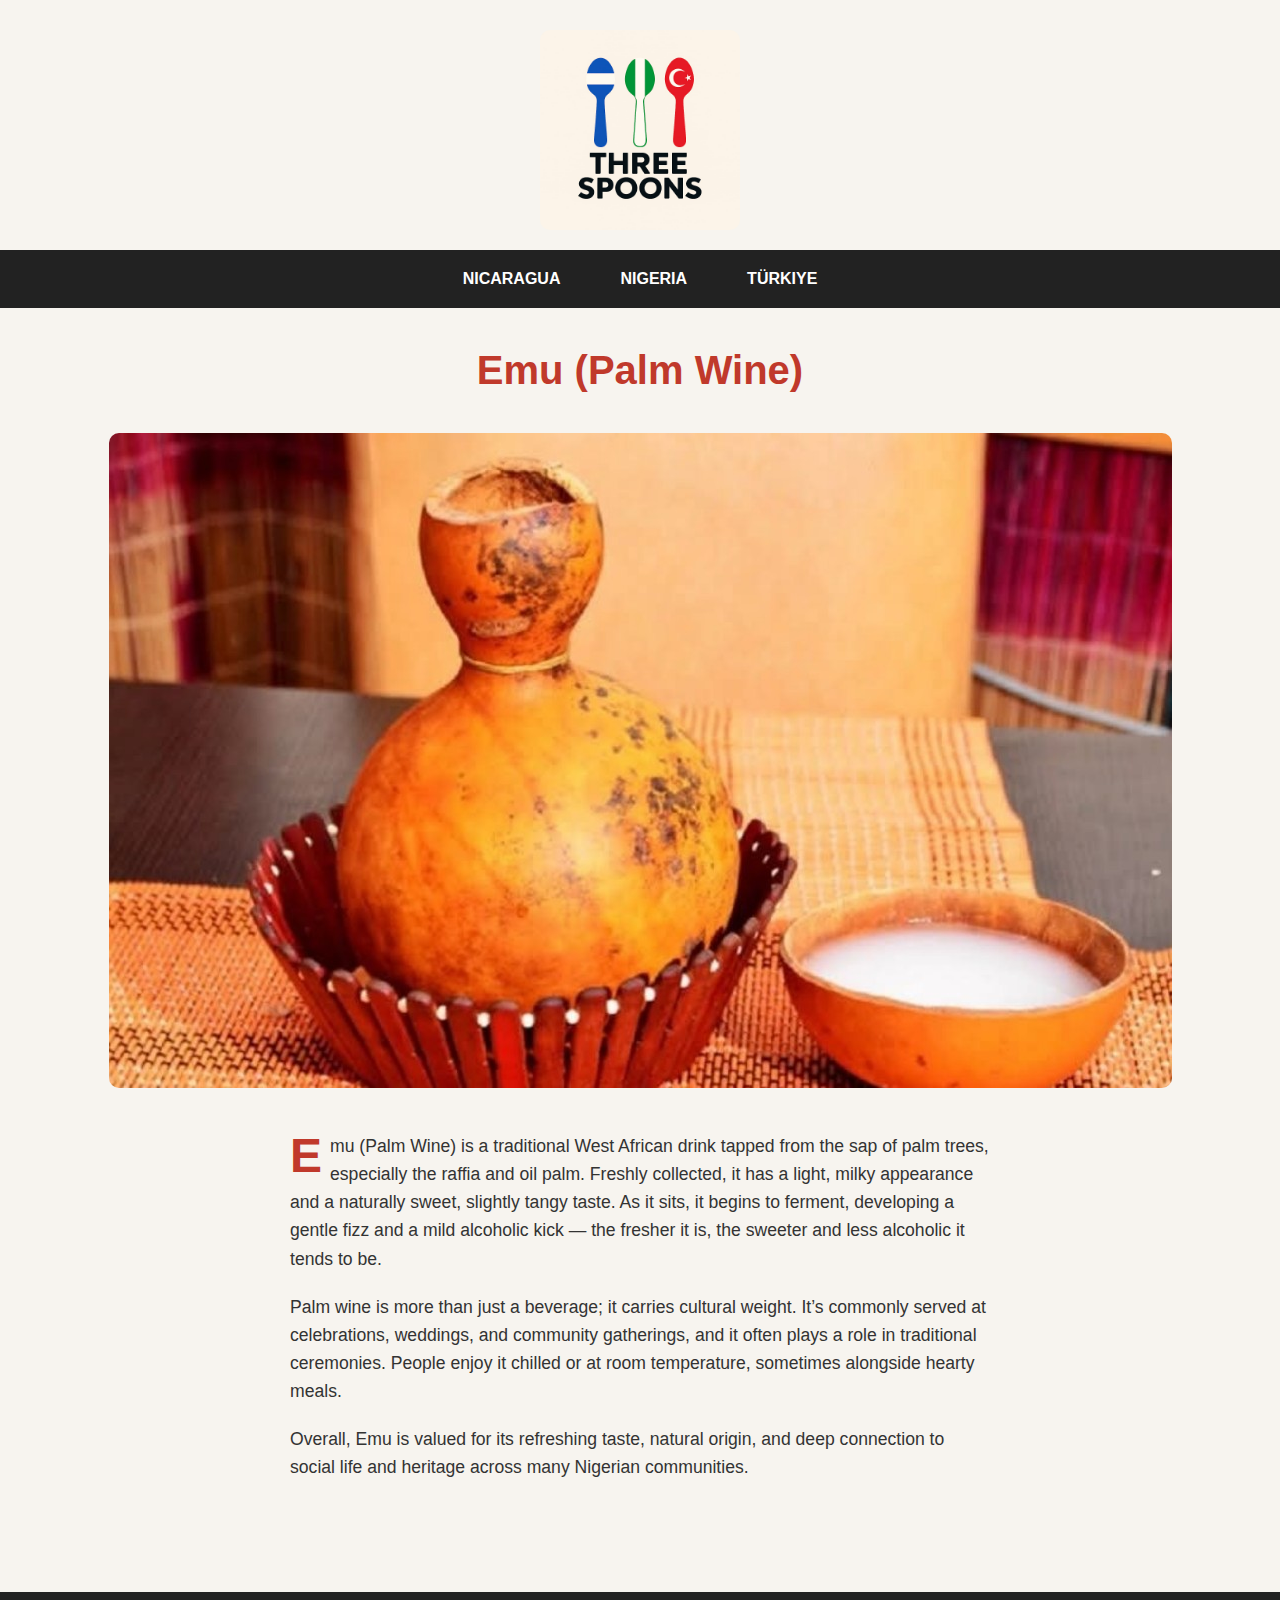
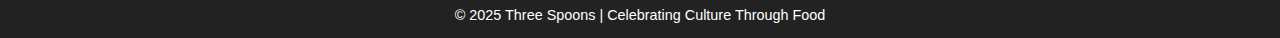
<file: nigeria-drink.html>
<!DOCTYPE html>
<html lang="en">
<head>
  <meta charset="UTF-8">
  <meta name="viewport" content="width=device-width, initial-scale=1.0">
  <title>Nigeria - Emu (Palm Wine)</title>
  <link rel="stylesheet" href="style.css">
</head>
<body>
  <header>
    <a href="index.html">
      <img src="images/three-spoons.jpeg" alt="Three Spoons Logo" class="logo">
    </a>
    <nav class="navbar">
      <ul class="menu">
        <li class="menu-item">
          Nicaragua
          <ul class="submenu">
            <li><a href="nicaragua-dish.html">Dish</a></li>
            <li><a href="nicaragua-dessert.html">Dessert</a></li>
            <li><a href="nicaragua-drink.html">Drink</a></li>
          </ul>
        </li>
        <li class="menu-item">
          Nigeria
          <ul class="submenu">
            <li><a href="nigeria-dish.html">Dish</a></li>
            <li><a href="nigeria-dessert.html">Dessert</a></li>
            <li><a href="nigeria-drink.html">Drink</a></li>
          </ul>
        </li>
        <li class="menu-item">
          Türkiye
          <ul class="submenu">
            <li><a href="tuerkiye-dish.html">Dish</a></li>
            <li><a href="tuerkiye-dessert.html">Dessert</a></li>
            <li><a href="tuerkiye-drink.html">Drink</a></li>
          </ul>
        </li>
      </ul>
    </nav>
  </header>

  <main class="homepage">
    <section class="intro">
      <h1>Emu (Palm Wine)</h1>
      <img src="images/nigerian-drink.jpg" alt="Emu - Palm Wine" style="max-width: 100%; height: auto; border-radius: 10px; margin: 20px 0;">

      <p>Emu (Palm Wine) is a traditional West African drink tapped from the sap of palm trees, especially the raffia and oil palm. Freshly collected, it has a light, milky appearance and a naturally sweet, slightly tangy taste. As it sits, it begins to ferment, developing a gentle fizz and a mild alcoholic kick — the fresher it is, the sweeter and less alcoholic it tends to be.</p>

      <p>Palm wine is more than just a beverage; it carries cultural weight. It’s commonly served at celebrations, weddings, and community gatherings, and it often plays a role in traditional ceremonies. People enjoy it chilled or at room temperature, sometimes alongside hearty meals.</p>

      <p>Overall, Emu is valued for its refreshing taste, natural origin, and deep connection to social life and heritage across many Nigerian communities.</p>
    </section>
  </main>

  <footer>
    <p>&copy; 2025 Three Spoons | Celebrating Culture Through Food</p>
  </footer>
</body>
</html>
</file>
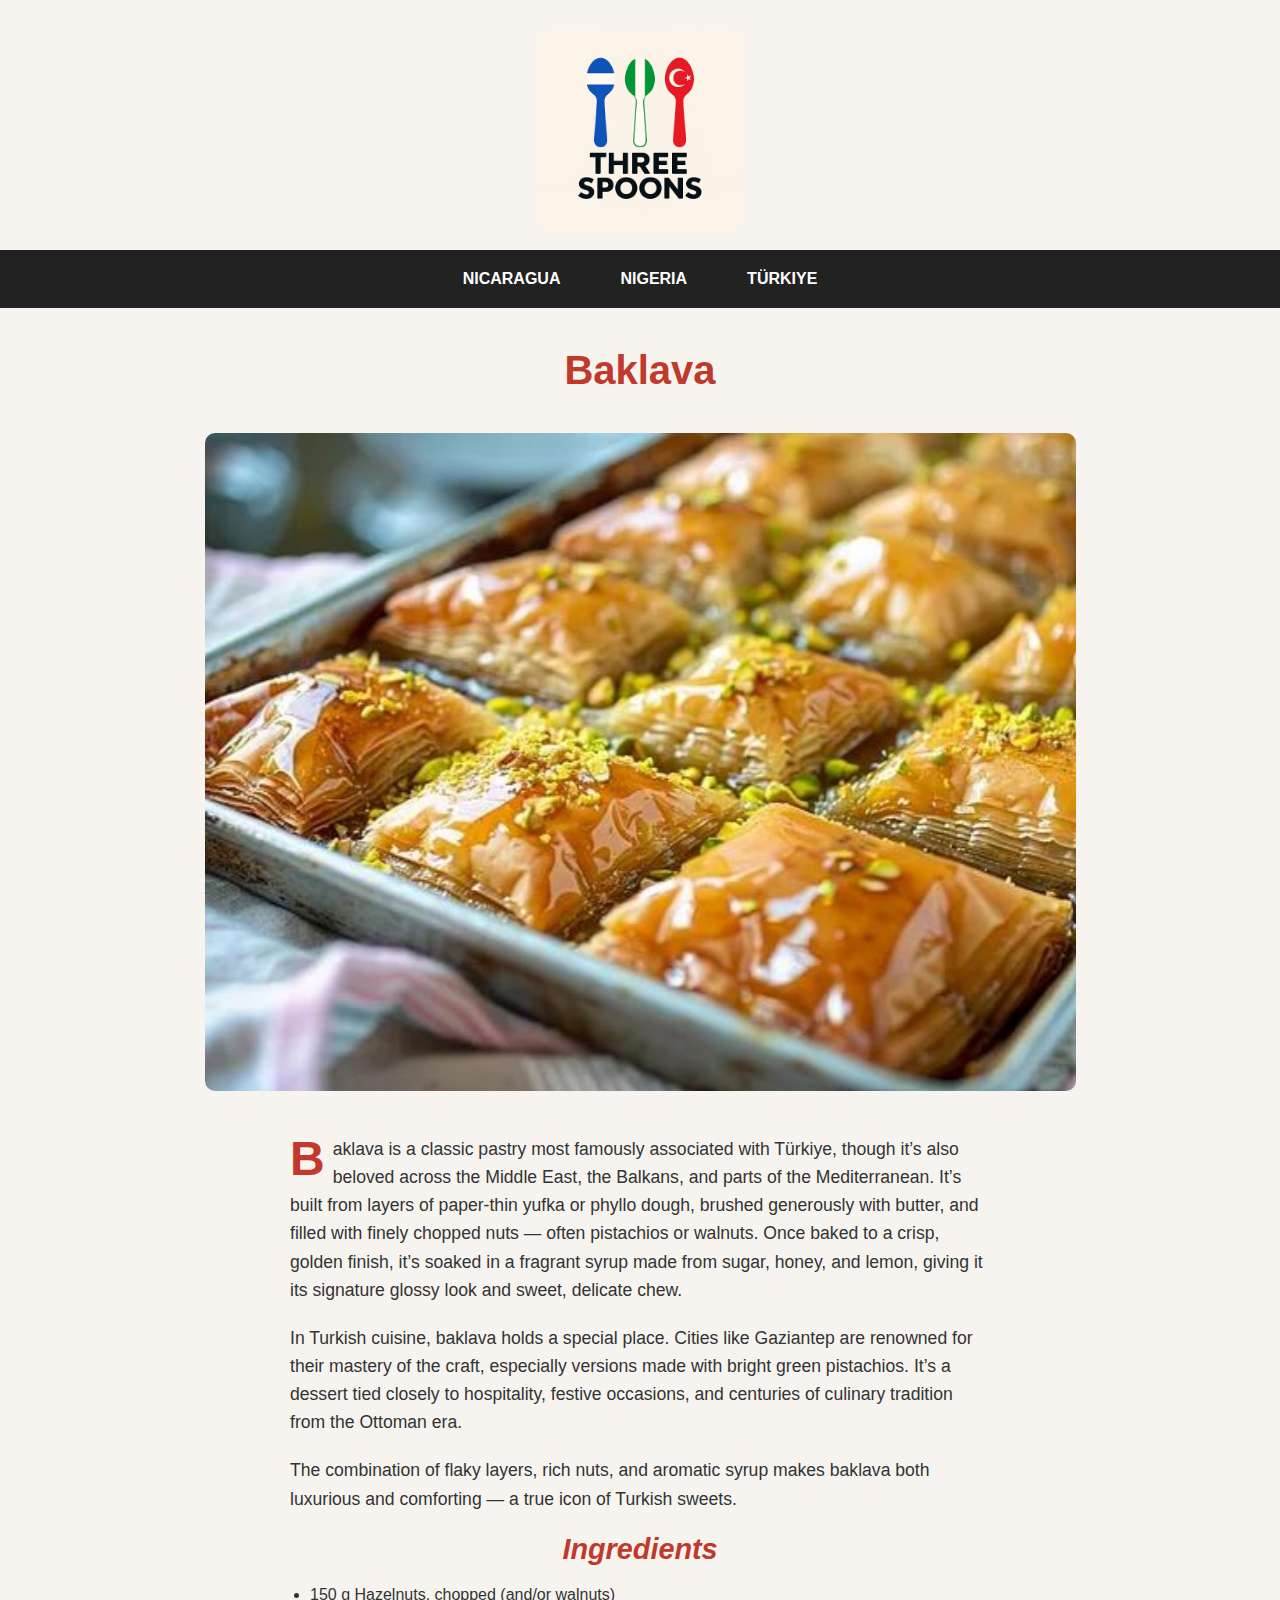
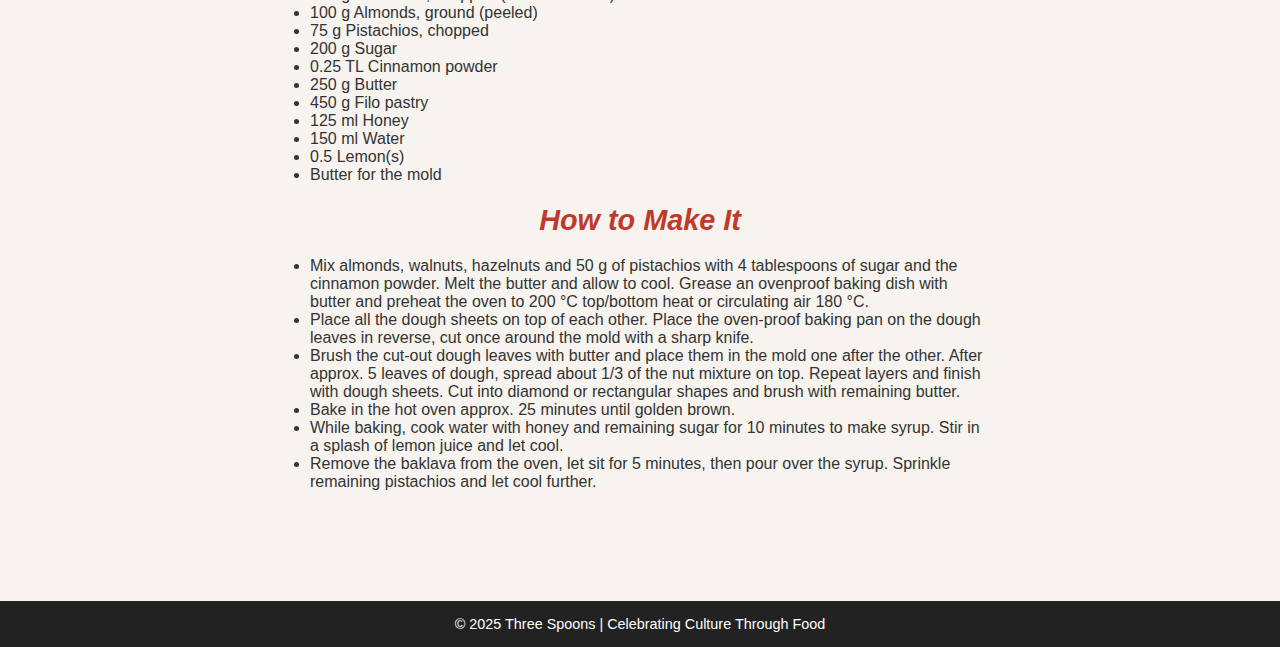
<file: tuerkiye-dessert.html>
<!DOCTYPE html>
<html lang="en">
<head>
  <meta charset="UTF-8">
  <meta name="viewport" content="width=device-width, initial-scale=1.0">
  <title>Türkiye - Baklava</title>
  <link rel="stylesheet" href="style.css">
</head>
<body>
  <header>
    <a href="index.html">
      <img src="images/three-spoons.jpeg" alt="Three Spoons Logo" class="logo">
    </a>
    <nav class="navbar">
      <ul class="menu">
        <li class="menu-item">
          Nicaragua
          <ul class="submenu">
            <li><a href="nicaragua-dish.html">Dish</a></li>
            <li><a href="nicaragua-dessert.html">Dessert</a></li>
            <li><a href="nicaragua-drink.html">Drink</a></li>
          </ul>
        </li>
        <li class="menu-item">
          Nigeria
          <ul class="submenu">
            <li><a href="nigeria-dish.html">Dish</a></li>
            <li><a href="nigeria-dessert.html">Dessert</a></li>
            <li><a href="nigeria-drink.html">Drink</a></li>
          </ul>
        </li>
        <li class="menu-item">
          Türkiye
          <ul class="submenu">
            <li><a href="tuerkiye-dish.html">Dish</a></li>
            <li><a href="tuerkiye-dessert.html">Dessert</a></li>
            <li><a href="tuerkiye-drink.html">Drink</a></li>
          </ul>
        </li>
      </ul>
    </nav>
  </header>

  <main class="homepage">
    <section class="intro">
      <h1>Baklava</h1>
      <img src="images/tuerkiye-dessert.jpg" alt="Baklava" style="max-width: 100%; height: auto; border-radius: 10px; margin: 20px 0;">

      <p>Baklava is a classic pastry most famously associated with Türkiye, though it’s also beloved across the Middle East, the Balkans, and parts of the Mediterranean. It’s built from layers of paper-thin yufka or phyllo dough, brushed generously with butter, and filled with finely chopped nuts — often pistachios or walnuts. Once baked to a crisp, golden finish, it’s soaked in a fragrant syrup made from sugar, honey, and lemon, giving it its signature glossy look and sweet, delicate chew.</p>

      <p>In Turkish cuisine, baklava holds a special place. Cities like Gaziantep are renowned for their mastery of the craft, especially versions made with bright green pistachios. It’s a dessert tied closely to hospitality, festive occasions, and centuries of culinary tradition from the Ottoman era.</p>

      <p>The combination of flaky layers, rich nuts, and aromatic syrup makes baklava both luxurious and comforting — a true icon of Turkish sweets.</p>

      <h2>Ingredients</h2>
      <ul style="list-style: disc; padding-left: 20px; max-width: 700px; margin: 0 auto 20px; text-align: left;">
        <li>150 g Hazelnuts, chopped (and/or walnuts)</li>
        <li>100 g Almonds, ground (peeled)</li>
        <li>75 g Pistachios, chopped</li>
        <li>200 g Sugar</li>
        <li>0.25 TL Cinnamon powder</li>
        <li>250 g Butter</li>
        <li>450 g Filo pastry</li>
        <li>125 ml Honey</li>
        <li>150 ml Water</li>
        <li>0.5 Lemon(s)</li>
        <li>Butter for the mold</li>
      </ul>

      <h2>How to Make It</h2>
      <ul style="list-style: disc; padding-left: 20px; max-width: 700px; margin: 0 auto 20px; text-align: left;">
        <li>Mix almonds, walnuts, hazelnuts and 50 g of pistachios with 4 tablespoons of sugar and the cinnamon powder. Melt the butter and allow to cool. Grease an ovenproof baking dish with butter and preheat the oven to 200 °C top/bottom heat or circulating air 180 °C.</li>
        <li>Place all the dough sheets on top of each other. Place the oven-proof baking pan on the dough leaves in reverse, cut once around the mold with a sharp knife.</li>
        <li>Brush the cut-out dough leaves with butter and place them in the mold one after the other. After approx. 5 leaves of dough, spread about 1/3 of the nut mixture on top. Repeat layers and finish with dough sheets. Cut into diamond or rectangular shapes and brush with remaining butter.</li>
        <li>Bake in the hot oven approx. 25 minutes until golden brown.</li>
        <li>While baking, cook water with honey and remaining sugar for 10 minutes to make syrup. Stir in a splash of lemon juice and let cool.</li>
        <li>Remove the baklava from the oven, let sit for 5 minutes, then pour over the syrup. Sprinkle remaining pistachios and let cool further.</li>
      </ul>
    </section>
  </main>

  <footer>
    <p>&copy; 2025 Three Spoons | Celebrating Culture Through Food</p>
  </footer>
</body>
</html>
</file>
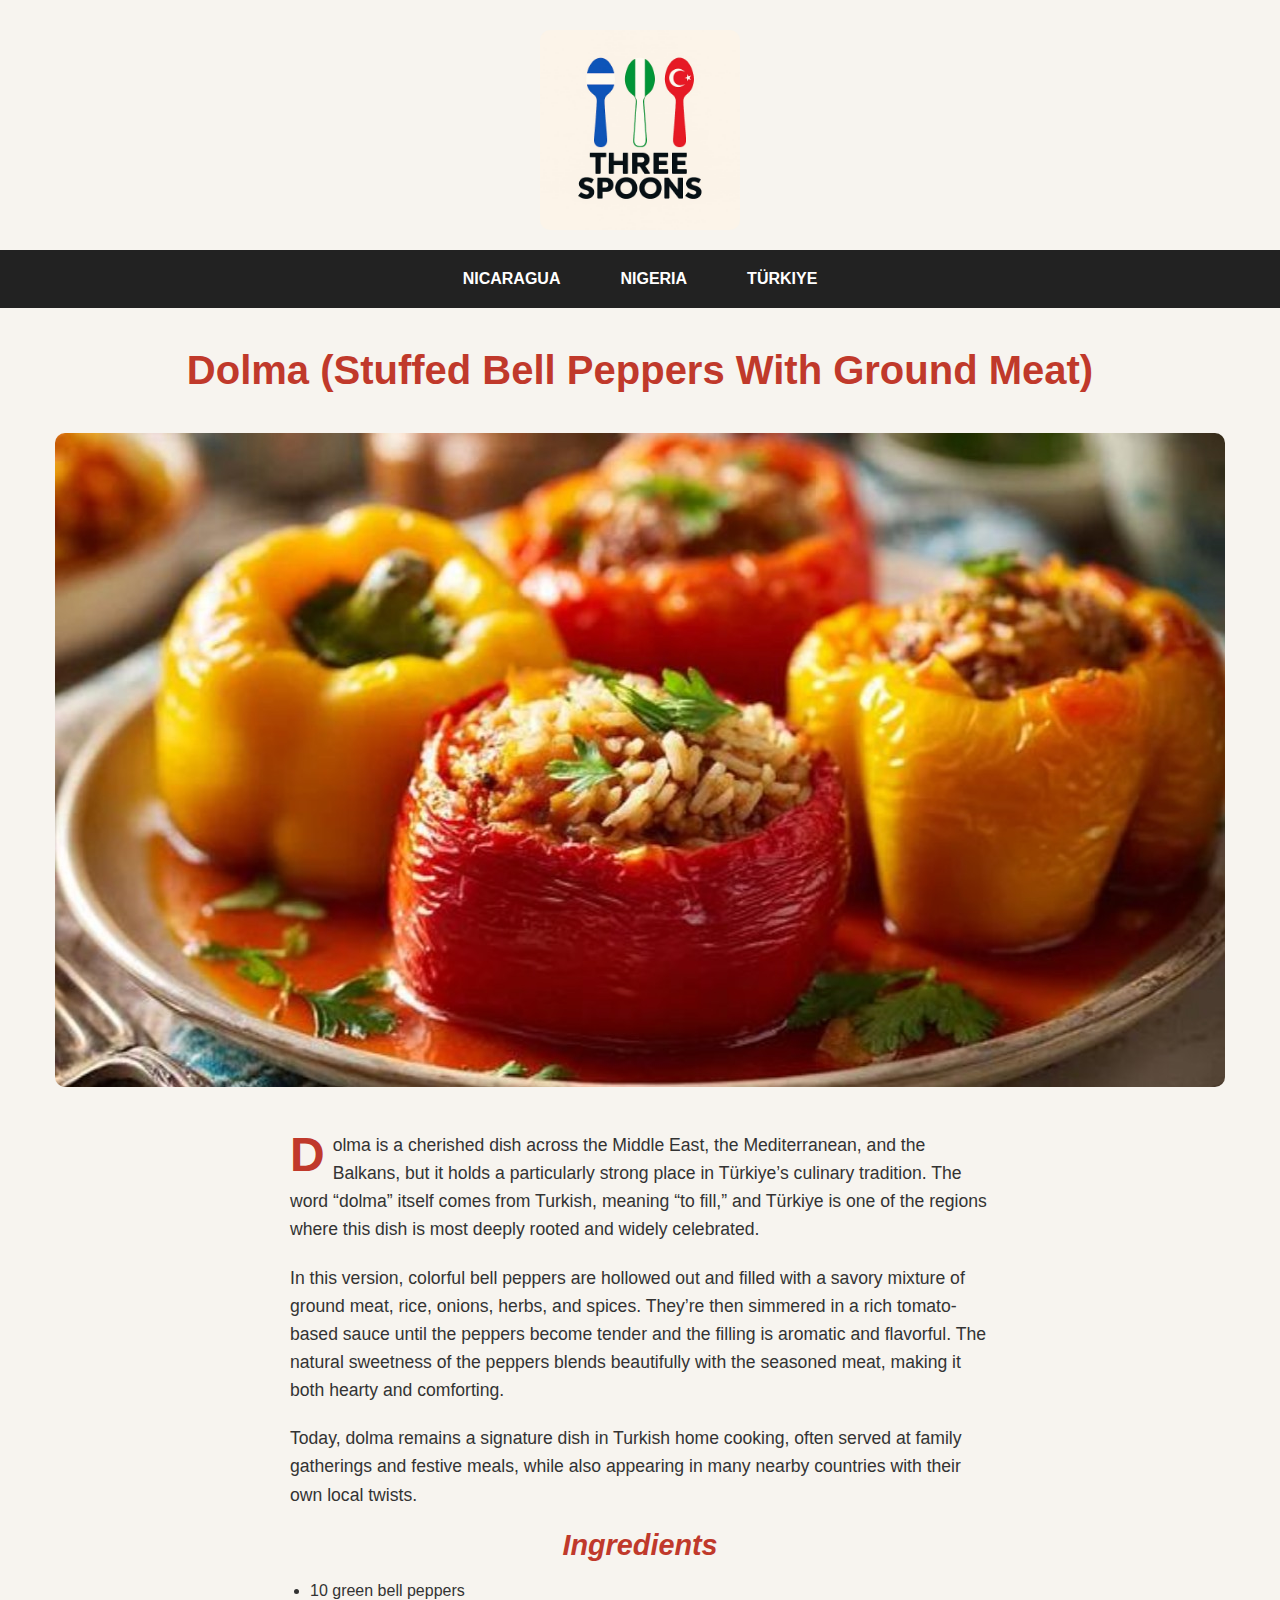
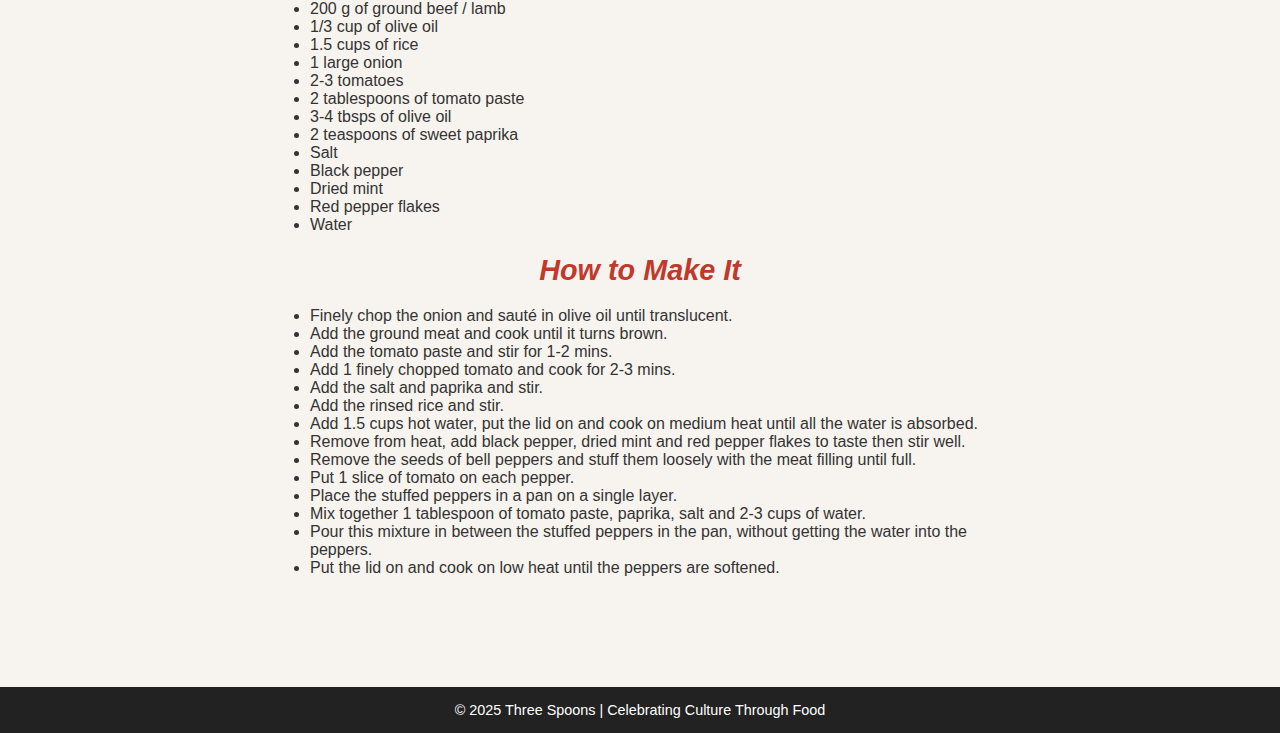
<file: tuerkiye-dish.html>
<!DOCTYPE html>
<html lang="en">
<head>
  <meta charset="UTF-8">
  <meta name="viewport" content="width=device-width, initial-scale=1.0">
  <title>Türkiye - Dolma</title>
  <link rel="stylesheet" href="style.css">
</head>
<body>
  <header>
    <a href="index.html">
      <img src="images/three-spoons.jpeg" alt="Three Spoons Logo" class="logo">
    </a>
    <nav class="navbar">
      <ul class="menu">
        <li class="menu-item">
          Nicaragua
          <ul class="submenu">
            <li><a href="nicaragua-dish.html">Dish</a></li>
            <li><a href="nicaragua-dessert.html">Dessert</a></li>
            <li><a href="nicaragua-drink.html">Drink</a></li>
          </ul>
        </li>
        <li class="menu-item">
          Nigeria
          <ul class="submenu">
            <li><a href="nigeria-dish.html">Dish</a></li>
            <li><a href="nigeria-dessert.html">Dessert</a></li>
            <li><a href="nigeria-drink.html">Drink</a></li>
          </ul>
        </li>
        <li class="menu-item">
          Türkiye
          <ul class="submenu">
            <li><a href="tuerkiye-dish.html">Dish</a></li>
            <li><a href="tuerkiye-dessert.html">Dessert</a></li>
            <li><a href="tuerkiye-drink.html">Drink</a></li>
          </ul>
        </li>
      </ul>
    </nav>
  </header>

  <main class="homepage">
    <section class="intro">
      <h1>Dolma (Stuffed Bell Peppers With Ground Meat)</h1>
      <img src="images/tuerkiye-dish.jpg" alt="Dolma" style="max-width: 100%; height: auto; border-radius: 10px; margin: 20px 0;">

      <p>Dolma is a cherished dish across the Middle East, the Mediterranean, and the Balkans, but it holds a particularly strong place in Türkiye’s culinary tradition. The word “dolma” itself comes from Turkish, meaning “to fill,” and Türkiye is one of the regions where this dish is most deeply rooted and widely celebrated.</p>

      <p>In this version, colorful bell peppers are hollowed out and filled with a savory mixture of ground meat, rice, onions, herbs, and spices. They’re then simmered in a rich tomato-based sauce until the peppers become tender and the filling is aromatic and flavorful. The natural sweetness of the peppers blends beautifully with the seasoned meat, making it both hearty and comforting.</p>

      <p>Today, dolma remains a signature dish in Turkish home cooking, often served at family gatherings and festive meals, while also appearing in many nearby countries with their own local twists.</p>

      <h2>Ingredients</h2>
      <ul style="list-style: disc; padding-left: 20px; max-width: 700px; margin: 0 auto 20px; text-align: left;">
        <li>10 green bell peppers</li>
        <li>200 g of ground beef / lamb</li>
        <li>1/3 cup of olive oil</li>
        <li>1.5 cups of rice</li>
        <li>1 large onion</li>
        <li>2-3 tomatoes</li>
        <li>2 tablespoons of tomato paste</li>
        <li>3-4 tbsps of olive oil</li>
        <li>2 teaspoons of sweet paprika</li>
        <li>Salt</li>
        <li>Black pepper</li>
        <li>Dried mint</li>
        <li>Red pepper flakes</li>
        <li>Water</li>
      </ul>

      <h2>How to Make It</h2>
      <ul style="list-style: disc; padding-left: 20px; max-width: 700px; margin: 0 auto 20px; text-align: left;">
        <li>Finely chop the onion and sauté in olive oil until translucent.</li>
        <li>Add the ground meat and cook until it turns brown.</li>
        <li>Add the tomato paste and stir for 1-2 mins.</li>
        <li>Add 1 finely chopped tomato and cook for 2-3 mins.</li>
        <li>Add the salt and paprika and stir.</li>
        <li>Add the rinsed rice and stir.</li>
        <li>Add 1.5 cups hot water, put the lid on and cook on medium heat until all the water is absorbed.</li>
        <li>Remove from heat, add black pepper, dried mint and red pepper flakes to taste then stir well.</li>
        <li>Remove the seeds of bell peppers and stuff them loosely with the meat filling until full.</li>
        <li>Put 1 slice of tomato on each pepper.</li>
        <li>Place the stuffed peppers in a pan on a single layer.</li>
        <li>Mix together 1 tablespoon of tomato paste, paprika, salt and 2-3 cups of water.</li>
        <li>Pour this mixture in between the stuffed peppers in the pan, without getting the water into the peppers.</li>
        <li>Put the lid on and cook on low heat until the peppers are softened.</li>
      </ul>
    </section>
  </main>

  <footer>
    <p>&copy; 2025 Three Spoons | Celebrating Culture Through Food</p>
  </footer>
</body>
</html>
</file>
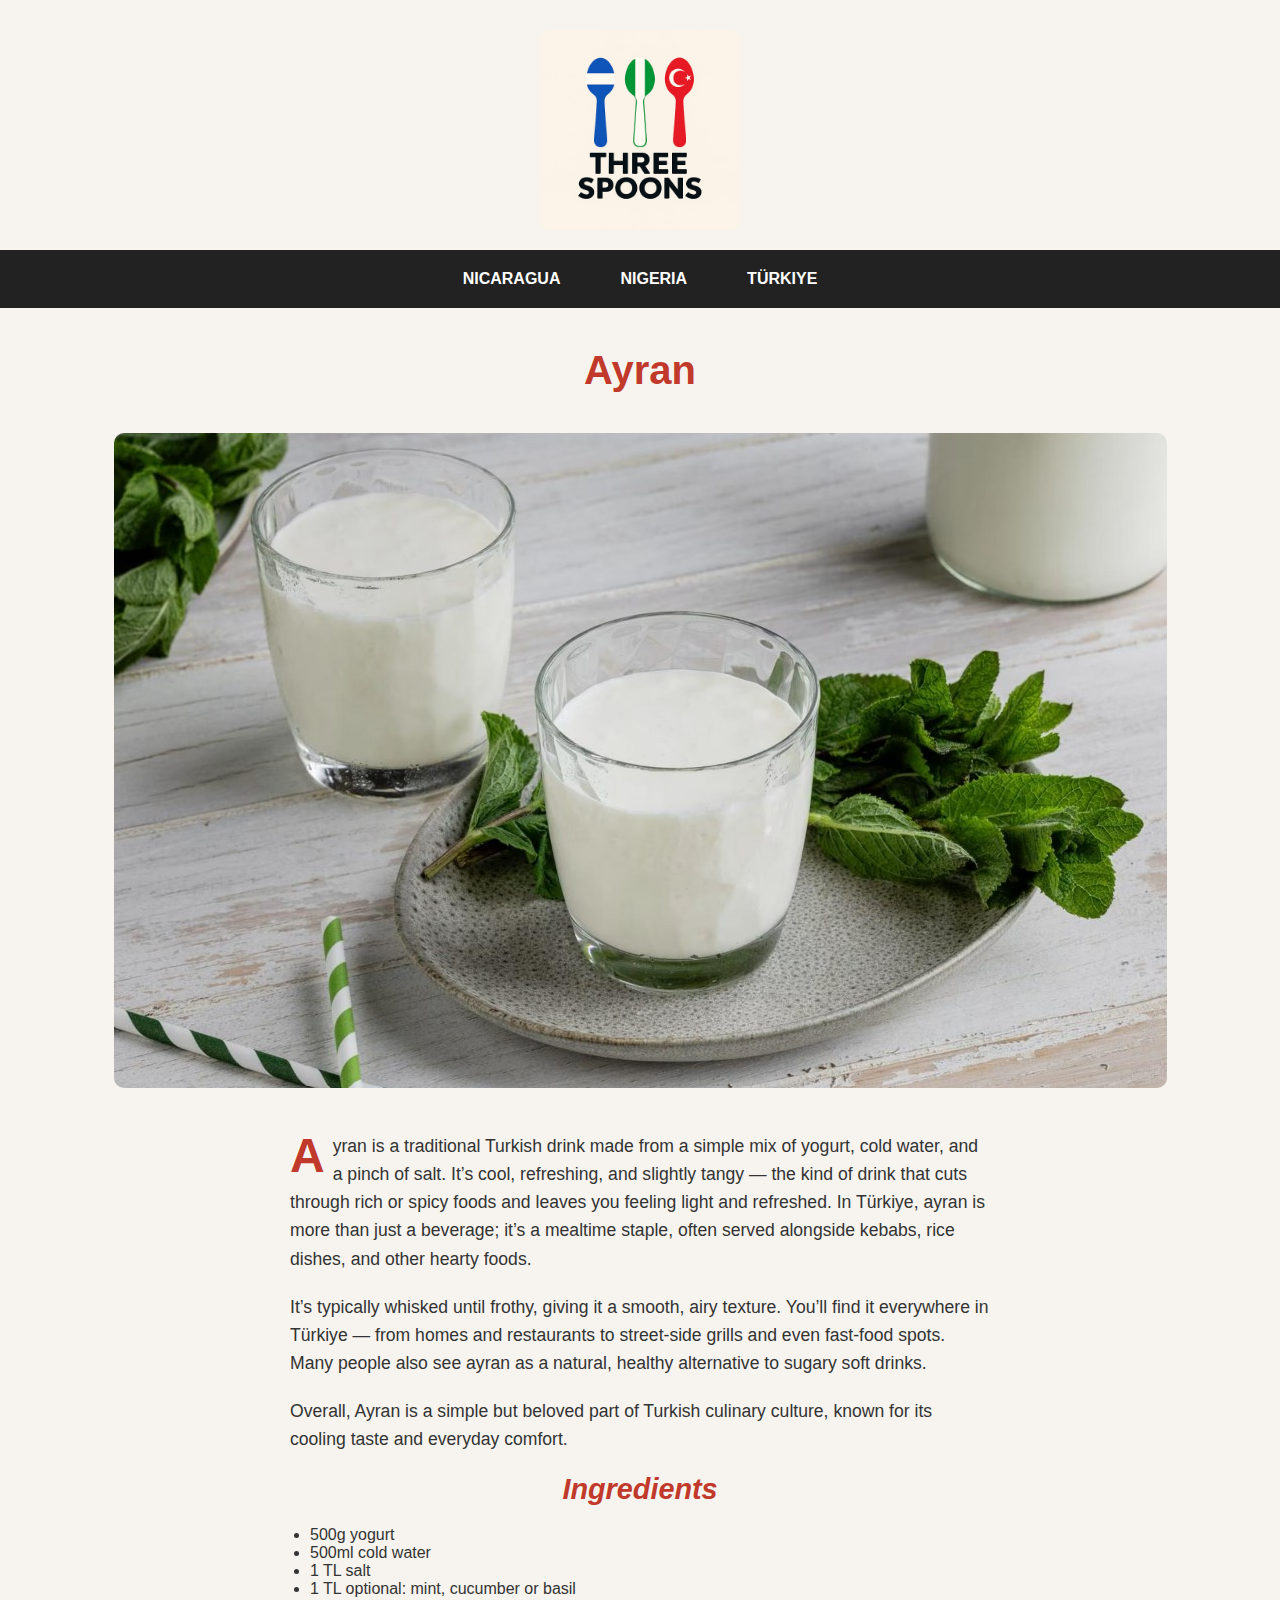
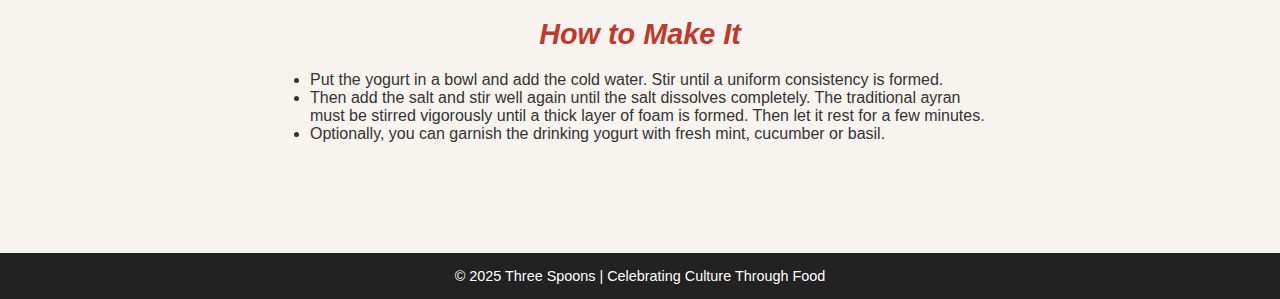
<file: tuerkiye-drink.html>
<!DOCTYPE html>
<html lang="en">
<head>
  <meta charset="UTF-8">
  <meta name="viewport" content="width=device-width, initial-scale=1.0">
  <title>Türkiye - Ayran</title>
  <link rel="stylesheet" href="style.css">
</head>
<body>
  <header>
    <a href="index.html">
      <img src="images/three-spoons.jpeg" alt="Three Spoons Logo" class="logo">
    </a>
    <nav class="navbar">
      <ul class="menu">
        <li class="menu-item">
          Nicaragua
          <ul class="submenu">
            <li><a href="nicaragua-dish.html">Dish</a></li>
            <li><a href="nicaragua-dessert.html">Dessert</a></li>
            <li><a href="nicaragua-drink.html">Drink</a></li>
          </ul>
        </li>
        <li class="menu-item">
          Nigeria
          <ul class="submenu">
            <li><a href="nigeria-dish.html">Dish</a></li>
            <li><a href="nigeria-dessert.html">Dessert</a></li>
            <li><a href="nigeria-drink.html">Drink</a></li>
          </ul>
        </li>
        <li class="menu-item">
          Türkiye
          <ul class="submenu">
            <li><a href="tuerkiye-dish.html">Dish</a></li>
            <li><a href="tuerkiye-dessert.html">Dessert</a></li>
            <li><a href="tuerkiye-drink.html">Drink</a></li>
          </ul>
        </li>
      </ul>
    </nav>
  </header>

  <main class="homepage">
    <section class="intro">
      <h1>Ayran</h1>
      <img src="images/tuerkiye-drink.jpg" alt="Ayran" style="max-width: 100%; height: auto; border-radius: 10px; margin: 20px 0;">

      <p>Ayran is a traditional Turkish drink made from a simple mix of yogurt, cold water, and a pinch of salt. It’s cool, refreshing, and slightly tangy — the kind of drink that cuts through rich or spicy foods and leaves you feeling light and refreshed. In Türkiye, ayran is more than just a beverage; it’s a mealtime staple, often served alongside kebabs, rice dishes, and other hearty foods.</p>

      <p>It’s typically whisked until frothy, giving it a smooth, airy texture. You’ll find it everywhere in Türkiye — from homes and restaurants to street-side grills and even fast-food spots. Many people also see ayran as a natural, healthy alternative to sugary soft drinks.</p>

      <p>Overall, Ayran is a simple but beloved part of Turkish culinary culture, known for its cooling taste and everyday comfort.</p>

      <h2>Ingredients</h2>
      <ul style="list-style: disc; padding-left: 20px; max-width: 700px; margin: 0 auto 20px; text-align: left;">
        <li>500g yogurt</li>
        <li>500ml cold water</li>
        <li>1 TL salt</li>
        <li>1 TL optional: mint, cucumber or basil</li>
      </ul>

      <h2>How to Make It</h2>
      <ul style="list-style: disc; padding-left: 20px; max-width: 700px; margin: 0 auto 20px; text-align: left;">
        <li>Put the yogurt in a bowl and add the cold water. Stir until a uniform consistency is formed.</li>
        <li>Then add the salt and stir well again until the salt dissolves completely. The traditional ayran must be stirred vigorously until a thick layer of foam is formed. Then let it rest for a few minutes.</li>
        <li>Optionally, you can garnish the drinking yogurt with fresh mint, cucumber or basil.</li>
      </ul>
    </section>
  </main>

  <footer>
    <p>&copy; 2025 Three Spoons | Celebrating Culture Through Food</p>
  </footer>
</body>
</html>
</file>
<file: style.css>
* {
  margin: 0;
  padding: 0;
  box-sizing: border-box;
}

body {
  font-family: 'Segoe UI', sans-serif;
  background-color: #f7f4ef;
  color: #333;
}

.logo {
  display: block;
  margin: 30px auto 20px;
  max-width: 200px;
}

.navbar {
  background-color: #222;
  display: flex;
  justify-content: center;
  padding: 10px 0;
  position: relative;
  z-index: 100;
}

.menu {
  list-style: none;
  display: flex;
  gap: 60px;
}

.menu-item {
  position: relative;
  color: #fff;
  font-weight: bold;
  text-transform: uppercase;
  cursor: default;
  padding: 10px 0;
}

.menu-item:hover {
  color: #4CAF50;
}

.submenu {
  list-style: none;
  position: absolute;
  top: 100%;
  left: 50%;
  transform: translateX(-50%);
  background-color: #333;
  padding: 10px 20px;
  border-radius: 5px;
  display: none;
  box-shadow: 0 8px 16px rgba(0,0,0,0.2);
  text-align: center;
}

.menu-item:hover .submenu {
  display: block;
}

.submenu li {
  margin: 8px 0;
}

.submenu a {
  color: white;
  text-decoration: none;
  font-size: 0.9rem;
  transition: color 0.3s ease;
}

.submenu a:hover {
  color: #4CAF50;
}

.homepage {
  text-align: center;
  padding: 40px 20px;
}

.intro h1 {
  font-size: 2.5rem;
  color: #c0392b;
  margin-bottom: 20px;
}

.intro h2 {
  font-size: 1.8rem;
  color: #c0392b;
  margin-bottom: 20px;
  font-style: italic;
}

.intro p {
  max-width: 700px;
  margin: 0 auto;
  font-size: 1.2rem;
  line-height: 1.6;
}

footer {
  background-color: #222;
  color: white;
  text-align: center;
  padding: 15px 0;
  margin-top: 50px;
  font-size: 0.9rem;
}

.intro p {
  text-align: left;
  max-width: 700px;
  margin: 20px auto;
  font-size: 1.1rem;
  line-height: 1.6;
}

.intro p:first-of-type::first-letter {
  font-size: 3rem;
  font-weight: bold;
  color: #c0392b;
  float: left;
  line-height: 1;
  padding-right: 8px;
}

.logo {
  transition: transform 0.5s ease, box-shadow 0.5s ease;
  border-radius: 10px;
}

.logo:hover {
  transform: scale(1.05);
  box-shadow: 0 8px 16px rgba(0, 0, 0, 0.2);
}
</file>
